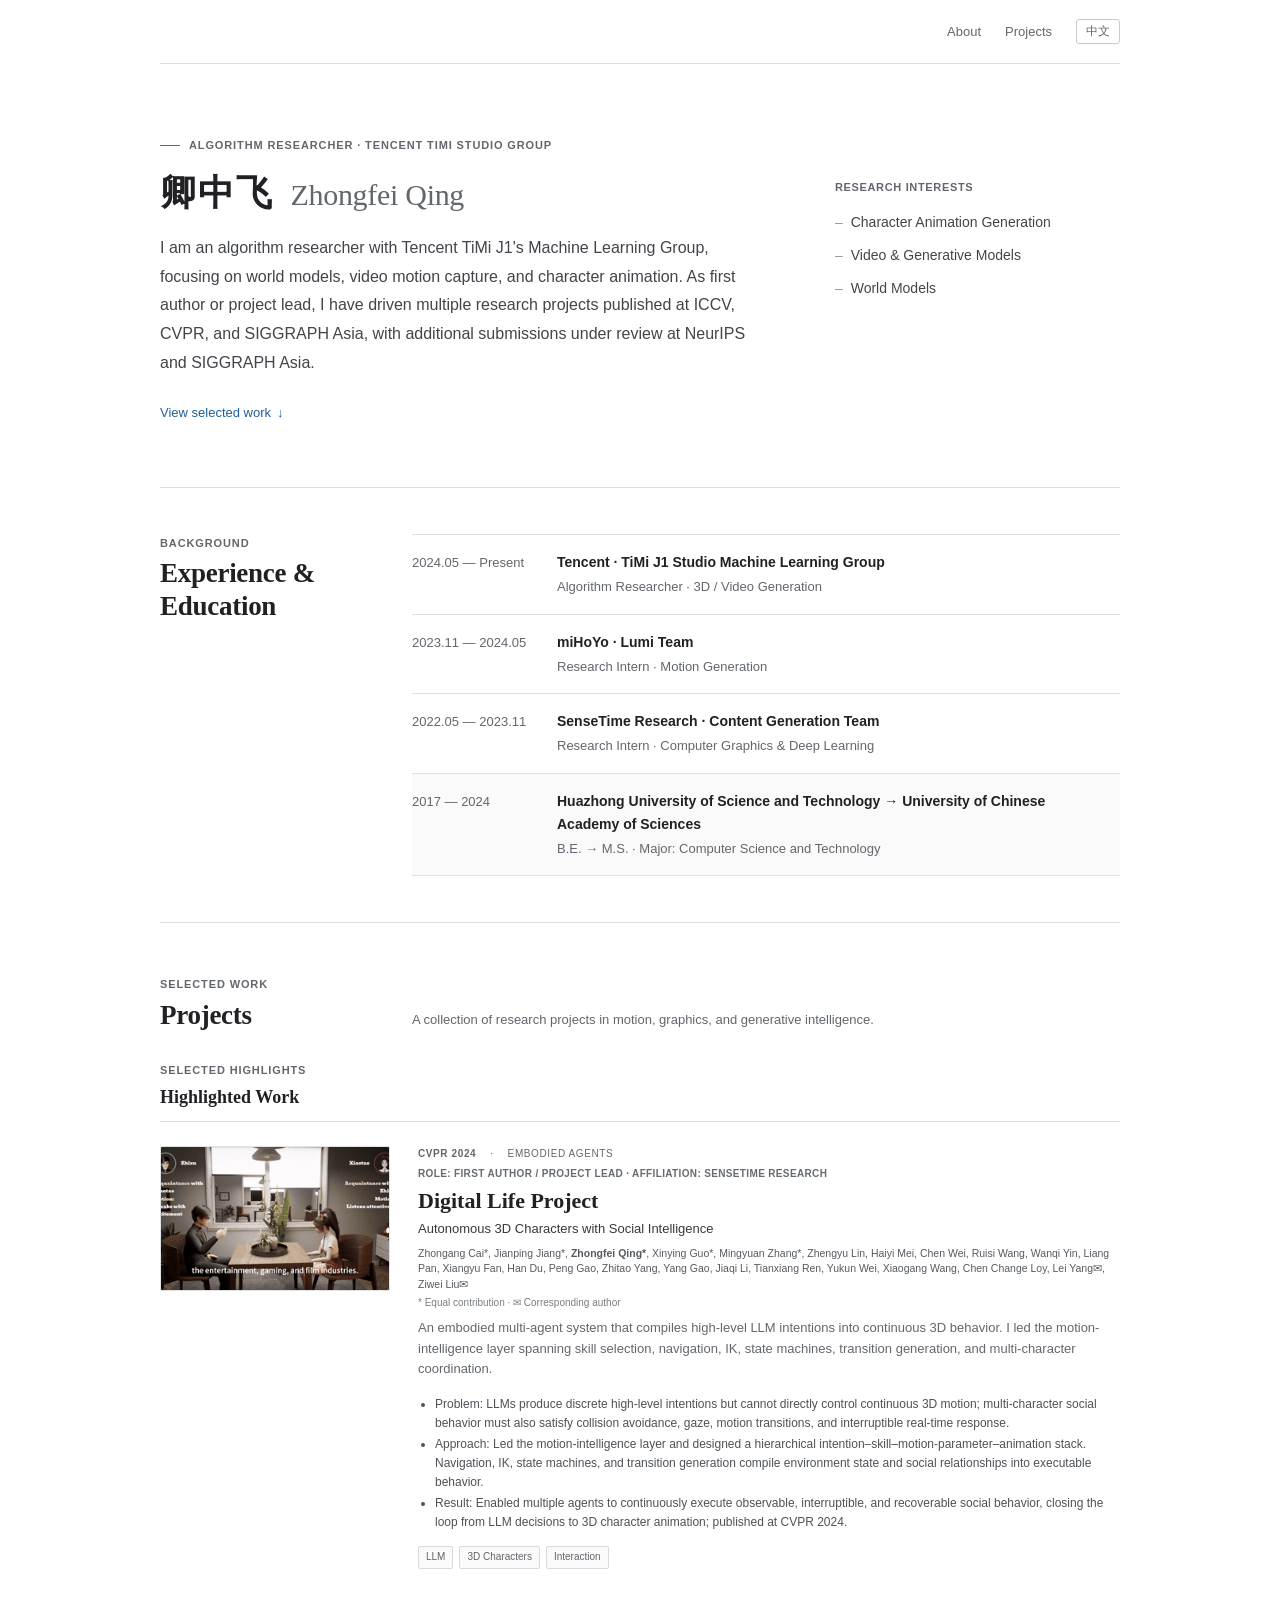
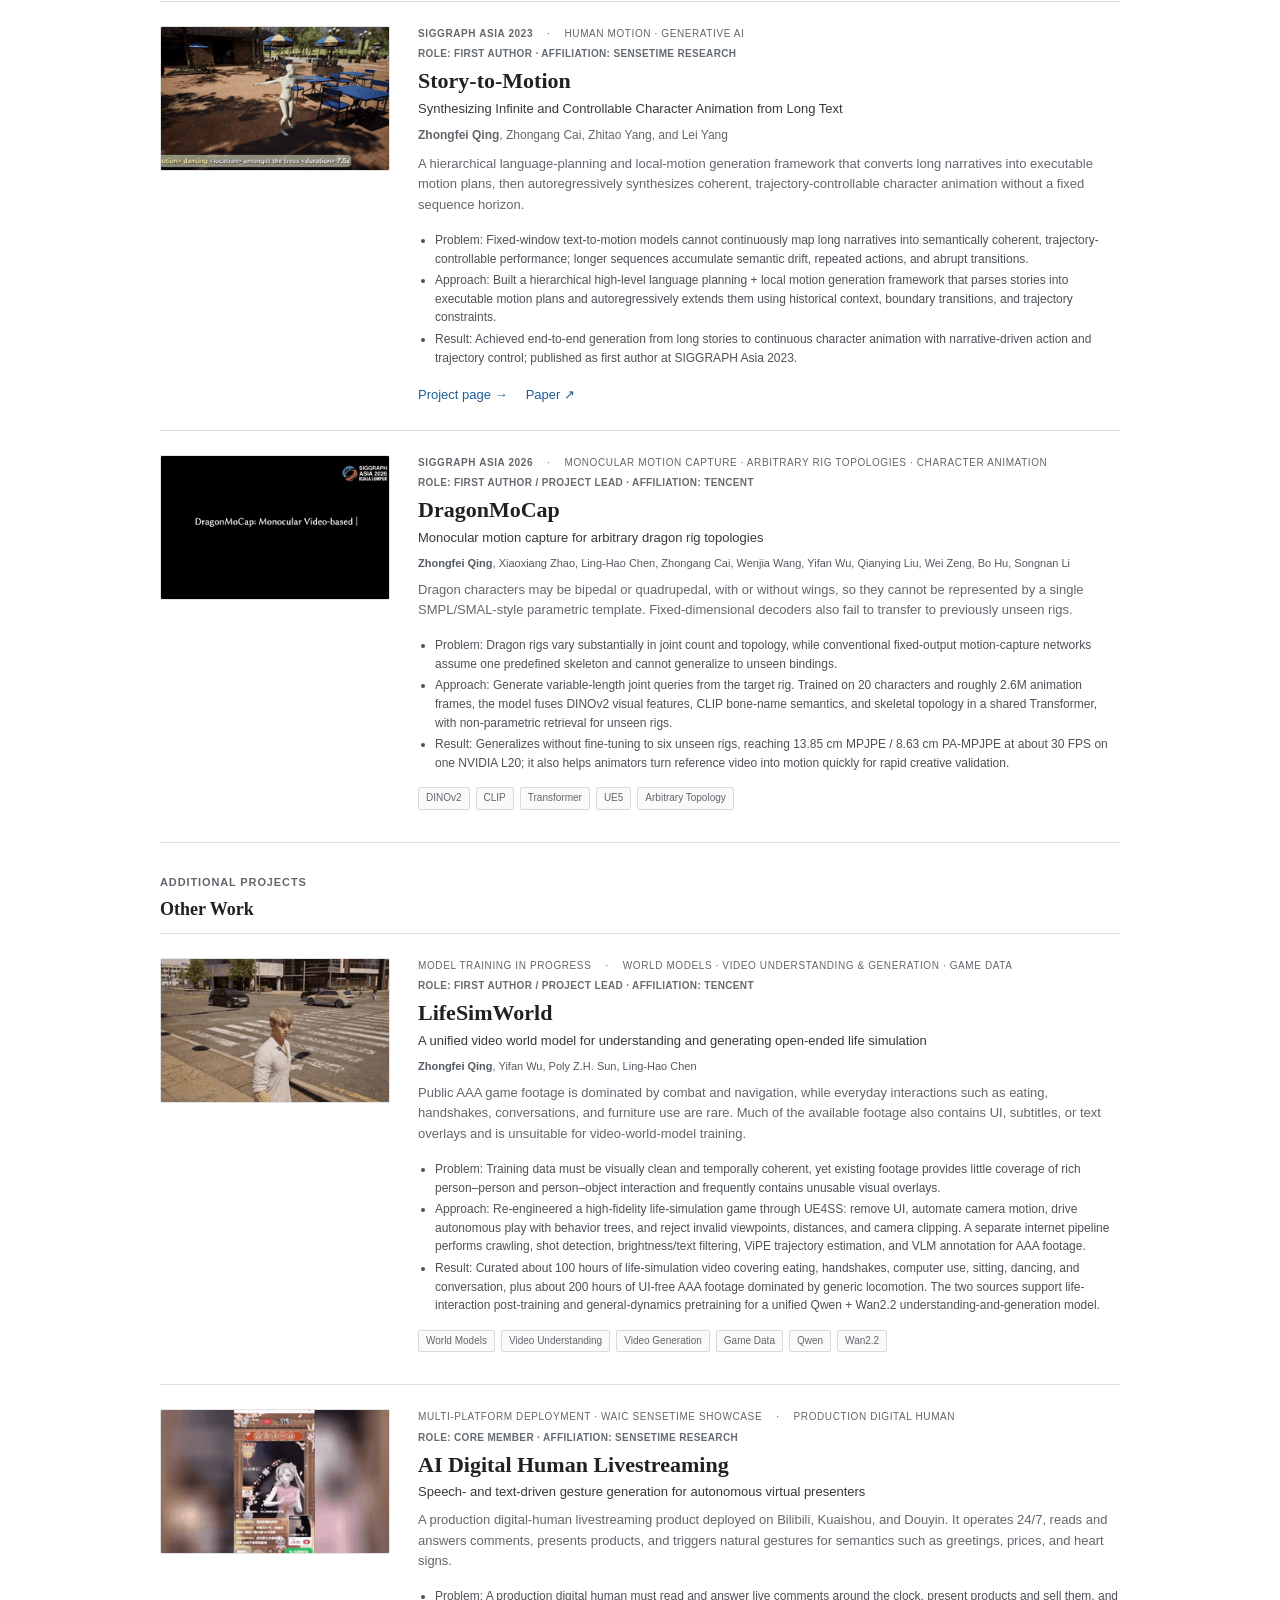
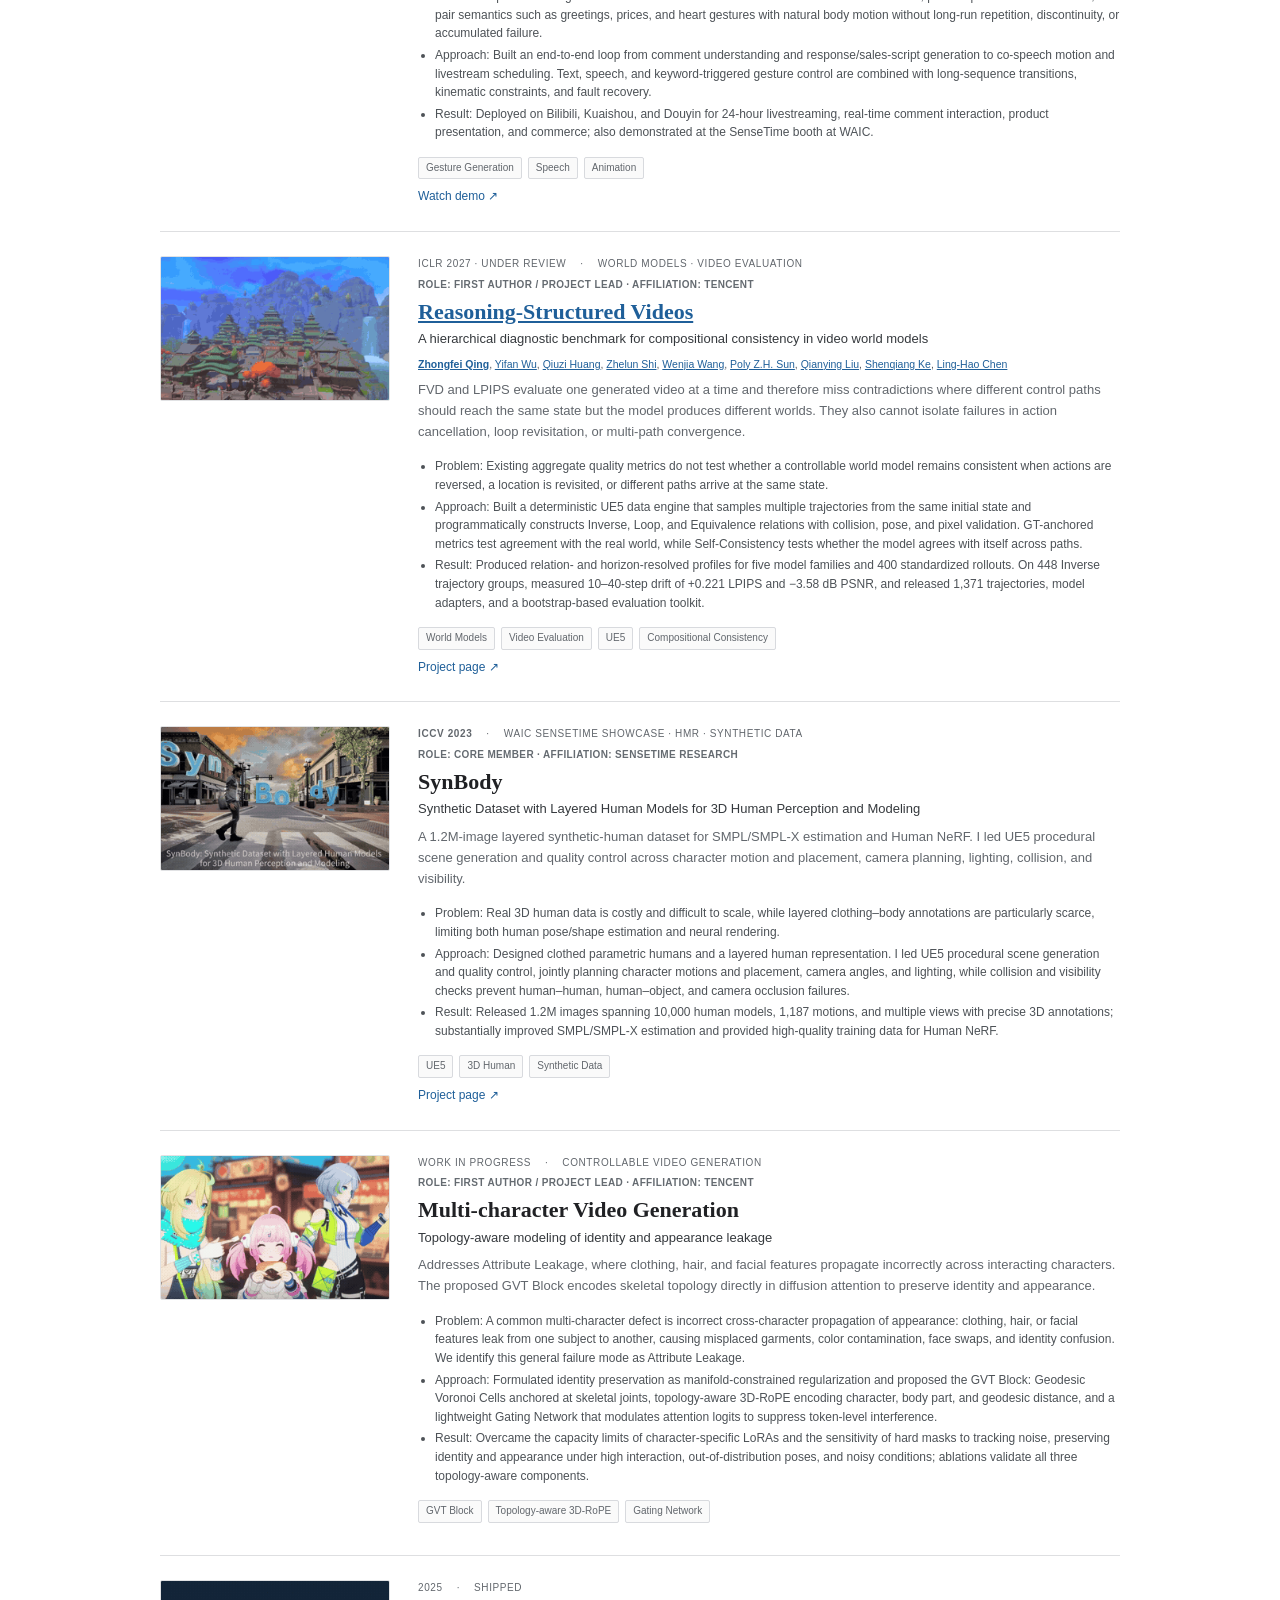
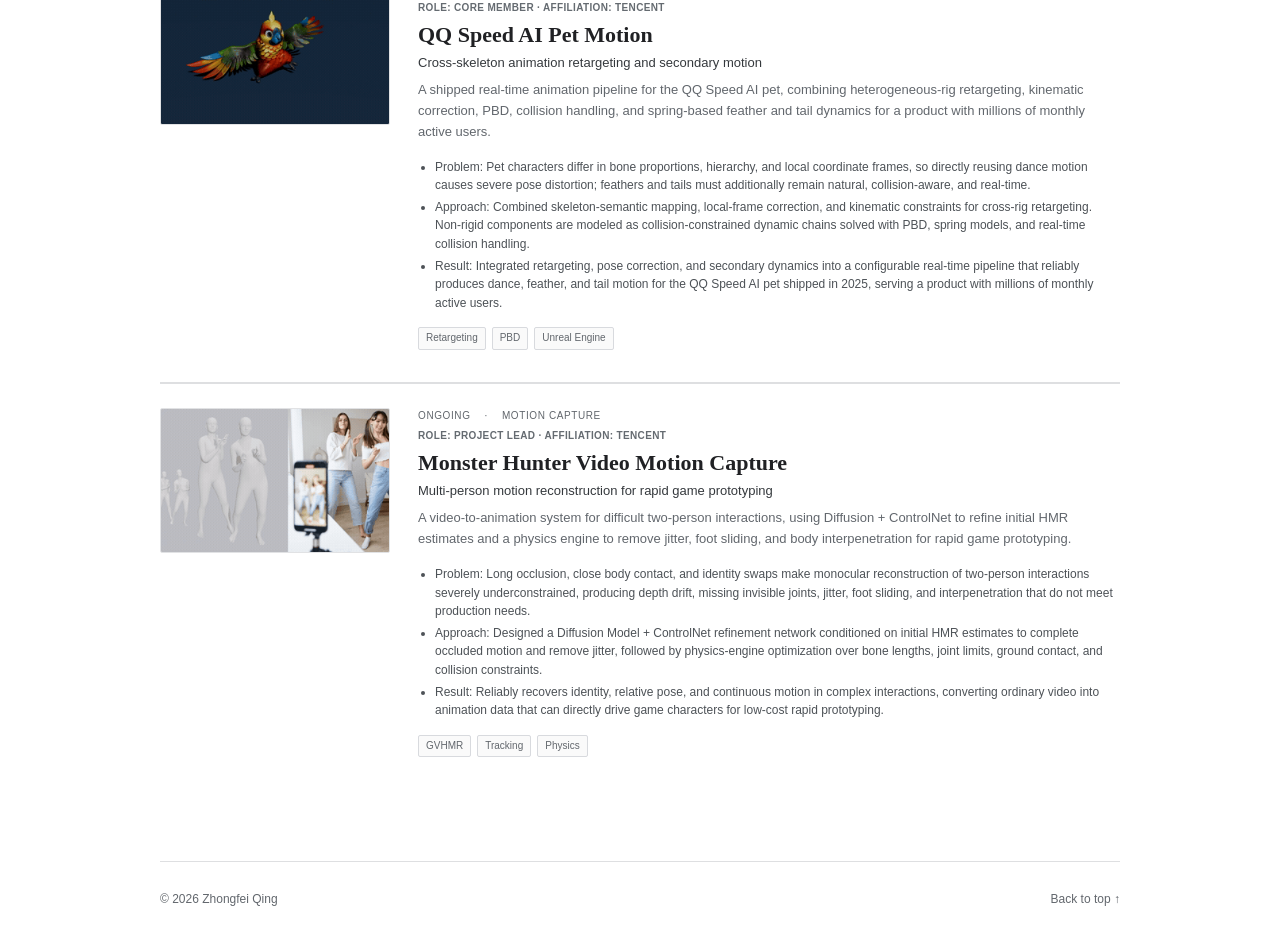
<file: index.html>
<!doctype html>
<html lang="en">
<head>
  <meta charset="utf-8">
  <meta name="viewport" content="width=device-width, initial-scale=1">
  <meta name="description" content="Zhongfei Qing — research, publications, and projects.">
  <title>Zhongfei Qing</title>
  <link rel="stylesheet" href="./assets/site.css">
</head>
<body>
  <header class="site-header">
    <nav aria-label="Primary navigation">
      <a href="#about" data-i18n="navAbout">About</a>
      <a href="#projects" data-i18n="navProjects">Projects</a>
      <button class="language-toggle" type="button" aria-label="切换到中文" data-language-toggle>中文</button>
    </nav>
  </header>

  <main id="top">
    <section class="hero" id="about">
      <div class="eyebrow"><span></span><span data-i18n="role">Algorithm Researcher · Tencent TiMi Studio Group</span></div>
      <div class="hero-grid">
        <div>
          <h1><span class="chinese-name">卿中飞</span><span class="english-name">Zhongfei <em>Qing</em></span></h1>
          <p class="intro" data-i18n="intro">I am an algorithm researcher with Tencent TiMi J1's Machine Learning Group, focusing on world models, video motion capture, and character animation. As first author or project lead, I have driven multiple research projects published at ICCV, CVPR, and SIGGRAPH Asia, with additional submissions under review at NeurIPS and SIGGRAPH Asia.</p>
          <div class="hero-links">
            <a class="primary-link" href="#projects"><span data-i18n="viewWork">View selected work</span> <span aria-hidden="true">↓</span></a>
          </div>
        </div>
        <aside class="research-note" aria-label="Research interests">
          <p class="note-label" data-i18n="interestsLabel">Research interests</p>
          <ul>
            <li data-i18n="interestAnimation">Character Animation Generation</li>
            <li data-i18n="interestModels">Video &amp; Generative Models</li>
            <li data-i18n="interestWorld">World Models</li>
          </ul>
        </aside>
      </div>
    </section>

    <section class="profile-facts" aria-label="Experience and education">
      <div class="fact-heading">
        <p class="kicker" data-i18n="backgroundKicker">Background</p>
        <h2 data-i18n="backgroundTitle">Experience &amp; Education</h2>
      </div>
      <div class="fact-list">
        <article class="fact-row">
          <p class="fact-year" data-locale data-en="2024.05 — Present" data-zh="2024.05 — 至今">2024.05 — Present</p>
          <div>
            <h3 data-locale data-en="Tencent · TiMi J1 Studio Machine Learning Group" data-zh="腾讯 · 天美 J1 工作室机器学习组">Tencent · TiMi J1 Studio Machine Learning Group</h3>
            <p data-locale data-en="Algorithm Researcher · 3D / Video Generation" data-zh="算法研究员 · 3D / 视频生成方向">Algorithm Researcher · 3D / Video Generation</p>
          </div>
        </article>
        <article class="fact-row">
          <p class="fact-year">2023.11 — 2024.05</p>
          <div>
            <h3 data-locale data-en="miHoYo · Lumi Team" data-zh="米哈游 · 鹿鸣团队">miHoYo · Lumi Team</h3>
            <p data-locale data-en="Research Intern · Motion Generation" data-zh="算法研究实习 · 动作生成方向">Research Intern · Motion Generation</p>
          </div>
        </article>
        <article class="fact-row">
          <p class="fact-year">2022.05 — 2023.11</p>
          <div>
            <h3 data-locale data-en="SenseTime Research · Content Generation Team" data-zh="商汤研究院 · 内容生成组">SenseTime Research · Content Generation Team</h3>
            <p data-locale data-en="Research Intern · Computer Graphics & Deep Learning" data-zh="算法研究实习 · 计算机图形学与深度学习">Research Intern · Computer Graphics & Deep Learning</p>
          </div>
        </article>
        <article class="fact-row education-row">
          <p class="fact-year">2017 — 2024</p>
          <div>
            <h3 data-locale data-en="Huazhong University of Science and Technology → University of Chinese Academy of Sciences" data-zh="华中科技大学 → 中国科学院大学">Huazhong University of Science and Technology → University of Chinese Academy of Sciences</h3>
            <p data-locale data-en="B.E. → M.S. · Major: Computer Science and Technology" data-zh="本科 → 硕士 · 专业：计算机科学与技术">B.E. → M.S. · Major: Computer Science and Technology</p>
          </div>
        </article>
      </div>
    </section>

    <section class="projects" id="projects">
      <div class="section-heading">
        <div>
          <p class="kicker" data-i18n="selectedWork">Selected work</p>
          <h2 data-i18n="projectsTitle">Projects</h2>
        </div>
        <p data-i18n="projectsLead">A collection of research projects in motion, graphics, and generative intelligence.</p>
      </div>

      <div class="project-grid">
        <div class="project-group-heading" data-project-group="highlight">
          <p class="kicker" data-i18n="highlightedWorkLabel">Highlighted work</p>
          <h3 data-i18n="highlightedWorkTitle">Highlighted Work</h3>
        </div>
        <article class="project-summary" data-project="dragonmocap">
          <div class="summary-image">
            <img class="media-contain" src="./assets/projects/gifs/dragonmocap.gif" alt="DragonMoCap monocular motion capture across diverse dragon rigs" loading="eager">
          </div>
          <div class="summary-meta"><span class="accepted-label">SIGGRAPH Asia 2026</span><span>Monocular Motion Capture · Arbitrary Rig Topologies · Character Animation</span></div>
          <p class="project-credit" data-locale data-en="Role: First Author / Project Lead · Affiliation: Tencent" data-zh="身份：一作 / 主要负责人 · 成果单位：腾讯">Role: First Author / Project Lead · Affiliation: Tencent</p>
          <h3>DragonMoCap</h3>
          <p class="summary-subtitle" data-locale data-en="Monocular motion capture for arbitrary dragon rig topologies" data-zh="面向任意龙类骨骼拓扑的单目视频动作捕捉">Monocular motion capture for arbitrary dragon rig topologies</p>
          <p class="summary-authors"><strong>Zhongfei Qing</strong>, Xiaoxiang Zhao, Ling-Hao Chen, Zhongang Cai, Wenjia Wang, Yifan Wu, Qianying Liu, Wei Zeng, Bo Hu, Songnan Li</p>
          <p data-locale data-en="Dragon characters may be bipedal or quadrupedal, with or without wings, so they cannot be represented by a single SMPL/SMAL-style parametric template. Fixed-dimensional decoders also fail to transfer to previously unseen rigs." data-zh="龙类角色存在双足/四足、有无翅膀等拓扑差异，无法用 SMPL/SMAL 式统一参数模型表示；固定维度解码器也无法迁移至未见角色绑定。">Dragon characters may be bipedal or quadrupedal, with or without wings, so they cannot be represented by a single SMPL/SMAL-style parametric template. Fixed-dimensional decoders also fail to transfer to previously unseen rigs.</p>
          <ul class="project-details">
            <li data-locale data-en="Problem: Dragon rigs vary substantially in joint count and topology, while conventional fixed-output motion-capture networks assume one predefined skeleton and cannot generalize to unseen bindings." data-zh="问题：龙类骨骼在关节数量与拓扑上差异显著，而传统固定输出维度的动捕网络依赖预定义骨骼，难以泛化至训练中未见的绑定。">Problem: Dragon rigs vary substantially in joint count and topology, while conventional fixed-output motion-capture networks assume one predefined skeleton and cannot generalize to unseen bindings.</li>
            <li data-locale data-en="Approach: Generate variable-length joint queries from the target rig. Trained on 20 characters and roughly 2.6M animation frames, the model fuses DINOv2 visual features, CLIP bone-name semantics, and skeletal topology in a shared Transformer, with non-parametric retrieval for unseen rigs." data-zh="思路：根据目标骨骼生成可变长关节查询；基于 20 个角色、约 260 万帧动画训练，融合 DINOv2 视觉特征、CLIP 骨骼名称语义与拓扑，由共享 Transformer 预测根运动和局部旋转，并结合非参数检索适配未见骨骼。">Approach: Generate variable-length joint queries from the target rig. Trained on 20 characters and roughly 2.6M animation frames, the model fuses DINOv2 visual features, CLIP bone-name semantics, and skeletal topology in a shared Transformer, with non-parametric retrieval for unseen rigs.</li>
            <li data-locale data-en="Result: Generalizes without fine-tuning to six unseen rigs, reaching 13.85 cm MPJPE / 8.63 cm PA-MPJPE at about 30 FPS on one NVIDIA L20; it also helps animators turn reference video into motion quickly for rapid creative validation." data-zh="成果：无需微调即可泛化至 6 套未见骨骼，达到 13.85 cm MPJPE / 8.63 cm PA-MPJPE；单张 NVIDIA L20 上约 30 FPS，并可从参考视频快速生成动作，帮助动画师验证创意。">Result: Generalizes without fine-tuning to six unseen rigs, reaching 13.85 cm MPJPE / 8.63 cm PA-MPJPE at about 30 FPS on one NVIDIA L20; it also helps animators turn reference video into motion quickly for rapid creative validation.</li>
          </ul>
          <div class="tag-list"><span>DINOv2</span><span>CLIP</span><span>Transformer</span><span>UE5</span><span>Arbitrary Topology</span></div>
        </article>

        <div class="project-group-heading" data-project-group="other">
          <p class="kicker" data-i18n="otherWorkLabel">Other work</p>
          <h3 data-i18n="otherWorkTitle">Other Work</h3>
        </div>
        <article class="project-summary" data-project="lifesimworld">
          <div class="summary-image">
            <img src="./assets/projects/gifs/lifesimworld.gif" alt="LifeSimWorld open-world life simulation video world model demo" loading="lazy">
          </div>
          <div class="summary-meta"><span>Model Training in Progress</span><span>World Models · Video Understanding &amp; Generation · Game Data</span></div>
          <p class="project-credit" data-locale data-en="Role: First Author / Project Lead · Affiliation: Tencent" data-zh="身份：一作 / 主要负责人 · 成果单位：腾讯">Role: First Author / Project Lead · Affiliation: Tencent</p>
          <h3>LifeSimWorld</h3>
          <p class="summary-subtitle" data-locale data-en="A unified video world model for understanding and generating open-ended life simulation" data-zh="面向开放生活模拟的理解—生成一体化视频世界模型">A unified video world model for understanding and generating open-ended life simulation</p>
          <p class="summary-authors"><strong>Zhongfei Qing</strong>, Yifan Wu, Poly Z.H. Sun, Ling-Hao Chen</p>
          <p data-locale data-en="Public AAA game footage is dominated by combat and navigation, while everyday interactions such as eating, handshakes, conversations, and furniture use are rare. Much of the available footage also contains UI, subtitles, or text overlays and is unsuitable for video-world-model training." data-zh="公开 3A 游戏视频以战斗、导航为主，坐下、进食、握手和交谈等生活交互占比极低；同时大量素材含 UI、字幕或文字叠层，可直接用于视频世界模型训练的高质量数据十分稀缺。">Public AAA game footage is dominated by combat and navigation, while everyday interactions such as eating, handshakes, conversations, and furniture use are rare. Much of the available footage also contains UI, subtitles, or text overlays and is unsuitable for video-world-model training.</p>
          <ul class="project-details">
            <li data-locale data-en="Problem: Training data must be visually clean and temporally coherent, yet existing footage provides little coverage of rich person–person and person–object interaction and frequently contains unusable visual overlays." data-zh="问题：世界模型训练数据既要画面洁净、时序连续，也要覆盖丰富的人—人和人—物交互；现有素材在生活行为密度与可用画面质量上都存在明显缺口。">Problem: Training data must be visually clean and temporally coherent, yet existing footage provides little coverage of rich person–person and person–object interaction and frequently contains unusable visual overlays.</li>
            <li data-locale data-en="Approach: Re-engineered a high-fidelity life-simulation game through UE4SS: remove UI, automate camera motion, drive autonomous play with behavior trees, and reject invalid viewpoints, distances, and camera clipping. A separate internet pipeline performs crawling, shot detection, brightness/text filtering, ViPE trajectory estimation, and VLM annotation for AAA footage." data-zh="思路：基于 UE4SS 面向高画质生活模拟游戏改造数据引擎：移除 UI、设计相机轨迹自动运镜、以游戏需求驱动的行为树自动游玩，并对视角/距离异常和相机穿模等失效进行多级筛选；另建独立互联网管线完成 3A 视频爬取、分镜、明度/文本检测、ViPE 轨迹估计与 VLM 标注。">Approach: Re-engineered a high-fidelity life-simulation game through UE4SS: remove UI, automate camera motion, drive autonomous play with behavior trees, and reject invalid viewpoints, distances, and camera clipping. A separate internet pipeline performs crawling, shot detection, brightness/text filtering, ViPE trajectory estimation, and VLM annotation for AAA footage.</li>
            <li data-locale data-en="Result: Curated about 100 hours of life-simulation video covering eating, handshakes, computer use, sitting, dancing, and conversation, plus about 200 hours of UI-free AAA footage dominated by generic locomotion. The two sources support life-interaction post-training and general-dynamics pretraining for a unified Qwen + Wan2.2 understanding-and-generation model." data-zh="成果：筛选获得约 100 小时生活模拟数据，覆盖吃饭、握手、玩电脑、坐椅子、跳舞、交谈等人—人/人—物交互；另获得约 200 小时无 UI 的 3A 视频，以走路、跑步等通用运动为主，分别用于生活交互后训练与通用动态预训练，并由 Qwen + Wan2.2 统一建模理解和未来生成。">Result: Curated about 100 hours of life-simulation video covering eating, handshakes, computer use, sitting, dancing, and conversation, plus about 200 hours of UI-free AAA footage dominated by generic locomotion. The two sources support life-interaction post-training and general-dynamics pretraining for a unified Qwen + Wan2.2 understanding-and-generation model.</li>
          </ul>
          <div class="tag-list"><span>World Models</span><span>Video Understanding</span><span>Video Generation</span><span>Game Data</span><span>Qwen</span><span>Wan2.2</span></div>
        </article>

        <article class="project-summary" data-project="reasoning-videos">
          <div class="summary-image">
            <img src="./assets/projects/gifs/reasoning-structured-videos.gif" alt="Reasoning-Structured Videos compositional consistency evaluation demo" loading="lazy">
          </div>
          <div class="summary-meta"><span>ICLR 2027 · Under Review</span><span>World Models · Video Evaluation</span></div>
          <p class="project-credit" data-locale data-en="Role: First Author / Project Lead · Affiliation: Tencent" data-zh="身份：一作 / 主要负责人 · 成果单位：腾讯">Role: First Author / Project Lead · Affiliation: Tencent</p>
          <h3><a href="https://reasoningvideo.github.io/reasoning-structured-videos/" target="_blank" rel="noreferrer">Reasoning-Structured Videos</a></h3>
          <p class="summary-subtitle" data-locale data-en="A hierarchical diagnostic benchmark for compositional consistency in video world models" data-zh="面向视频世界模型组合一致性的分层诊断基准">A hierarchical diagnostic benchmark for compositional consistency in video world models</p>
          <p class="summary-authors full-author-list"><strong><a href="https://openreview.net/profile?id=~Zhongfei_Qing1" target="_blank" rel="noreferrer">Zhongfei Qing</a></strong>, <a href="https://openreview.net/profile?id=~Yifan_Wu7" target="_blank" rel="noreferrer">Yifan Wu</a>, <a href="https://openreview.net/profile?id=~Qiuzi_Huang1" target="_blank" rel="noreferrer">Qiuzi Huang</a>, <a href="https://openreview.net/profile?id=~Zhelun_Shi1" target="_blank" rel="noreferrer">Zhelun Shi</a>, <a href="https://openreview.net/profile?id=~Wenjia_Wang1" target="_blank" rel="noreferrer">Wenjia Wang</a>, <a href="https://openreview.net/profile?id=~Poly_Z.H._Sun1" target="_blank" rel="noreferrer">Poly Z.H. Sun</a>, <a href="https://openreview.net/profile?id=~Qianying_Liu2" target="_blank" rel="noreferrer">Qianying Liu</a>, <a href="https://openreview.net/profile?id=~Shenqiang_Ke1" target="_blank" rel="noreferrer">Shenqiang Ke</a>, <a href="https://openreview.net/profile?id=~Ling-Hao_Chen1" target="_blank" rel="noreferrer">Ling-Hao Chen</a></p>
          <p data-locale data-en="FVD and LPIPS evaluate one generated video at a time and therefore miss contradictions where different control paths should reach the same state but the model produces different worlds. They also cannot isolate failures in action cancellation, loop revisitation, or multi-path convergence." data-zh="FVD、LPIPS 只评价单条视频，无法发现“不同控制路径本应到达同一状态，模型却生成不同世界”的矛盾，也无法区分动作撤销、闭环重访和多路径汇合中的一致性失效。">FVD and LPIPS evaluate one generated video at a time and therefore miss contradictions where different control paths should reach the same state but the model produces different worlds. They also cannot isolate failures in action cancellation, loop revisitation, or multi-path convergence.</p>
          <ul class="project-details">
            <li data-locale data-en="Problem: Existing aggregate quality metrics do not test whether a controllable world model remains consistent when actions are reversed, a location is revisited, or different paths arrive at the same state." data-zh="问题：现有整体质量指标无法检验可控世界模型在动作撤销、闭环重访或不同路径到达同一状态时是否仍能维持同一个世界。">Problem: Existing aggregate quality metrics do not test whether a controllable world model remains consistent when actions are reversed, a location is revisited, or different paths arrive at the same state.</li>
            <li data-locale data-en="Approach: Built a deterministic UE5 data engine that samples multiple trajectories from the same initial state and programmatically constructs Inverse, Loop, and Equivalence relations with collision, pose, and pixel validation. GT-anchored metrics test agreement with the real world, while Self-Consistency tests whether the model agrees with itself across paths." data-zh="思路：基于 UE5 构建确定性数据引擎，从同一初始状态采集多条轨迹，程序化构造 Inverse、Loop、Equivalence 关系并完成碰撞、位姿与像素验证；设计 GT-anchored（是否匹配真实世界）与 Self-Consistency（模型内部是否自洽）双层指标。">Approach: Built a deterministic UE5 data engine that samples multiple trajectories from the same initial state and programmatically constructs Inverse, Loop, and Equivalence relations with collision, pose, and pixel validation. GT-anchored metrics test agreement with the real world, while Self-Consistency tests whether the model agrees with itself across paths.</li>
            <li data-locale data-en="Result: Produced relation- and horizon-resolved profiles for five model families and 400 standardized rollouts. On 448 Inverse trajectory groups, measured 10–40-step drift of +0.221 LPIPS and −3.58 dB PSNR, and released 1,371 trajectories, model adapters, and a bootstrap-based evaluation toolkit." data-zh="成果：完成五类模型按关系类型/生成时长拆分的能力画像及 400 条统一轨迹生成；在 448 组 Inverse 轨迹上量化 10–40 步状态漂移（LPIPS +0.221、PSNR −3.58 dB），并开源 1,371 条轨迹、模型适配器及 bootstrap 评估工具链。">Result: Produced relation- and horizon-resolved profiles for five model families and 400 standardized rollouts. On 448 Inverse trajectory groups, measured 10–40-step drift of +0.221 LPIPS and −3.58 dB PSNR, and released 1,371 trajectories, model adapters, and a bootstrap-based evaluation toolkit.</li>
          </ul>
          <div class="tag-list"><span>World Models</span><span>Video Evaluation</span><span>UE5</span><span>Compositional Consistency</span></div>
          <a href="https://reasoningvideo.github.io/reasoning-structured-videos/" target="_blank" rel="noreferrer"><span data-i18n="publicProject">Project page</span> ↗</a>
        </article>

      <article class="project-card" data-project="story-to-motion">
        <a class="project-media" href="./projects/story-to-motion/" aria-label="Open Story-to-Motion project page">
          <img src="./assets/projects/gifs/story-to-motion.gif" alt="Story-to-Motion text-driven character animation demo" loading="lazy">
          <span class="view-project"><span data-i18n="viewProject">View project</span> <span aria-hidden="true">↗</span></span>
        </a>
        <div class="project-copy">
          <div class="project-meta">
            <span class="accepted-label">SIGGRAPH Asia 2023</span>
            <span>Human Motion · Generative AI</span>
          </div>
          <p class="project-credit" data-locale data-en="Role: First Author · Affiliation: SenseTime Research" data-zh="身份：一作 · 成果单位：商汤研究院">Role: First Author · Affiliation: SenseTime Research</p>
          <h3><a href="./projects/story-to-motion/">Story-to-Motion</a></h3>
          <p class="project-subtitle" data-i18n="projectSubtitle">Synthesizing Infinite and Controllable Character Animation from Long Text</p>
          <p class="project-authors"><strong>Zhongfei Qing</strong>, Zhongang Cai, Zhitao Yang, and Lei Yang</p>
          <p data-i18n="projectDescription">A hierarchical language-planning and local-motion generation framework that converts long narratives into executable motion plans, then autoregressively synthesizes coherent, trajectory-controllable character animation without a fixed sequence horizon.</p>
          <ul class="project-details">
            <li data-locale data-en="Problem: Fixed-window text-to-motion models cannot continuously map long narratives into semantically coherent, trajectory-controllable performance; longer sequences accumulate semantic drift, repeated actions, and abrupt transitions." data-zh="问题：固定窗口文本动作模型难以将长篇叙事持续映射为语义连贯、轨迹可控的角色表演，序列延长后易产生语义漂移、动作重复与片段突变。">Problem: Fixed-window text-to-motion models cannot continuously map long narratives into semantically coherent, trajectory-controllable performance; longer sequences accumulate semantic drift, repeated actions, and abrupt transitions.</li>
            <li data-locale data-en="Approach: Built a hierarchical high-level language planning + local motion generation framework that parses stories into executable motion plans and autoregressively extends them using historical context, boundary transitions, and trajectory constraints." data-zh="思路：构建“高层语言规划 + 局部动作生成”层次框架，将故事解析为可执行动作计划；结合历史上下文、边界过渡及轨迹约束自回归扩展，在语义、时序和物理目标下生成无界时长运动。">Approach: Built a hierarchical high-level language planning + local motion generation framework that parses stories into executable motion plans and autoregressively extends them using historical context, boundary transitions, and trajectory constraints.</li>
            <li data-locale data-en="Result: Achieved end-to-end generation from long stories to continuous character animation with narrative-driven action and trajectory control; published as first author at SIGGRAPH Asia 2023." data-zh="成果：实现从长故事到连续角色动画的端到端生成，支持叙事驱动的动作及轨迹控制；以第一作者发表于 SIGGRAPH Asia 2023。">Result: Achieved end-to-end generation from long stories to continuous character animation with narrative-driven action and trajectory control; published as first author at SIGGRAPH Asia 2023.</li>
          </ul>
          <div class="project-actions">
            <a class="project-link" href="./projects/story-to-motion/"><span data-i18n="projectPage">Project page</span> <span aria-hidden="true">→</span></a>
            <a class="project-link subtle" href="https://arxiv.org/abs/2303.17368" target="_blank" rel="noreferrer"><span data-i18n="paper">Paper</span> ↗</a>
          </div>
        </div>
      </article>

        <article class="project-summary" data-project="synbody">
          <div class="summary-image"><img src="./assets/projects/gifs/synbody.gif" alt="SynBody synthetic human dataset demo" loading="lazy"></div>
           <div class="summary-meta"><span class="accepted-label">ICCV 2023</span><span>WAIC SenseTime Showcase · HMR · Synthetic Data</span></div>
          <p class="project-credit" data-locale data-en="Role: Core Member · Affiliation: SenseTime Research" data-zh="身份：核心成员 · 成果单位：商汤研究院">Role: Core Member · Affiliation: SenseTime Research</p>
          <h3>SynBody</h3>
          <p class="summary-subtitle" data-i18n="synbodySubtitle">Synthetic Dataset with Layered Human Models for 3D Human Perception and Modeling</p>
          <p data-i18n="synbodyDescription">A 1.2M-image layered synthetic-human dataset for SMPL/SMPL-X estimation and Human NeRF. I led UE5 procedural scene generation and quality control across character motion and placement, camera planning, lighting, collision, and visibility.</p>
          <ul class="project-details">
            <li data-locale data-en="Problem: Real 3D human data is costly and difficult to scale, while layered clothing–body annotations are particularly scarce, limiting both human pose/shape estimation and neural rendering." data-zh="问题：真实三维人体数据采集昂贵且规模受限，服装—人体分层标注尤为稀缺，难以同时支撑人体姿态/形状估计与神经渲染。">Problem: Real 3D human data is costly and difficult to scale, while layered clothing–body annotations are particularly scarce, limiting both human pose/shape estimation and neural rendering.</li>
            <li data-locale data-en="Approach: Designed clothed parametric humans and a layered human representation. I led UE5 procedural scene generation and quality control, jointly planning character motions and placement, camera angles, and lighting, while collision and visibility checks prevent human–human, human–object, and camera occlusion failures." data-zh="思路：设计可穿衣参数化人体模型与分层人体表示；重点负责 UE5 程序化场景生成与质量控制，联合规划角色动作/站位、相机角度和光照，并通过碰撞与可见性检查规避人—人、人—物穿模及相机遮挡，直接导出精确的分层 3D 标注。">Approach: Designed clothed parametric humans and a layered human representation. I led UE5 procedural scene generation and quality control, jointly planning character motions and placement, camera angles, and lighting, while collision and visibility checks prevent human–human, human–object, and camera occlusion failures.</li>
            <li data-locale data-en="Result: Released 1.2M images spanning 10,000 human models, 1,187 motions, and multiple views with precise 3D annotations; substantially improved SMPL/SMPL-X estimation and provided high-quality training data for Human NeRF." data-zh="成果：发布 120 万张图像、10,000 个人体模型、1,187 个动作及多视角标注；显著提升 SMPL/SMPL-X 估计性能，并为 Human NeRF 提供高质量训练资源（ICCV 2023）。">Result: Released 1.2M images spanning 10,000 human models, 1,187 motions, and multiple views with precise 3D annotations; substantially improved SMPL/SMPL-X estimation and provided high-quality training data for Human NeRF.</li>
          </ul>
          <div class="tag-list"><span>UE5</span><span>3D Human</span><span>Synthetic Data</span></div>
          <a href="https://synbody.github.io/" target="_blank" rel="noreferrer"><span data-i18n="publicProject">Project page</span> ↗</a>
        </article>

        <article class="project-summary" data-project="digital-human-livestream">
          <div class="summary-image"><img src="./assets/projects/gifs/digital-human-livestream.gif" alt="AI digital human livestreaming demo" loading="lazy"></div>
          <div class="summary-meta"><span>Multi-platform Deployment · WAIC SenseTime Showcase</span><span>Production Digital Human</span></div>
          <p class="project-credit" data-locale data-en="Role: Core Member · Affiliation: SenseTime Research" data-zh="身份：核心成员 · 成果单位：商汤研究院">Role: Core Member · Affiliation: SenseTime Research</p>
          <h3 data-i18n="livestreamTitle">AI Digital Human Livestreaming</h3>
          <p class="summary-subtitle" data-i18n="livestreamSubtitle">Speech- and text-driven gesture generation for autonomous virtual presenters</p>
          <p data-i18n="livestreamDescription">A production digital-human livestreaming product deployed on Bilibili, Kuaishou, and Douyin. It operates 24/7, reads and answers comments, presents products, and triggers natural gestures for semantics such as greetings, prices, and heart signs.</p>
          <ul class="project-details">
            <li data-locale data-en="Problem: A production digital human must read and answer live comments around the clock, present products and sell them, and pair semantics such as greetings, prices, and heart gestures with natural body motion without long-run repetition, discontinuity, or accumulated failure." data-zh="问题：生产级数字人需 24 小时读取弹幕并回复、完成商品讲解与带货，让欢迎、价格、比心等语义匹配自然动作，并避免长时重复、跳变与异常。">Problem: A production digital human must read and answer live comments around the clock, present products and sell them, and pair semantics such as greetings, prices, and heart gestures with natural body motion without long-run repetition, discontinuity, or accumulated failure.</li>
            <li data-locale data-en="Approach: Built an end-to-end loop from comment understanding and response/sales-script generation to co-speech motion and livestream scheduling. Text, speech, and keyword-triggered gesture control are combined with long-sequence transitions, kinematic constraints, and fault recovery." data-zh="思路：构建“弹幕理解—话术生成—共语动作—直播调度”闭环，融合文本、语音及关键词手势控制，通过长序列衔接、运动学约束和异常恢复保障稳定运行。">Approach: Built an end-to-end loop from comment understanding and response/sales-script generation to co-speech motion and livestream scheduling. Text, speech, and keyword-triggered gesture control are combined with long-sequence transitions, kinematic constraints, and fault recovery.</li>
            <li data-locale data-en="Result: Deployed on Bilibili, Kuaishou, and Douyin for 24-hour livestreaming, real-time comment interaction, product presentation, and commerce; also demonstrated at the SenseTime booth at WAIC." data-zh="成果：产品已在 B站、快手、抖音落地，支持 24 小时直播、弹幕交互与商品带货，并在 WAIC 商汤展台展示。">Result: Deployed on Bilibili, Kuaishou, and Douyin for 24-hour livestreaming, real-time comment interaction, product presentation, and commerce; also demonstrated at the SenseTime booth at WAIC.</li>
          </ul>
          <div class="tag-list"><span>Gesture Generation</span><span>Speech</span><span>Animation</span></div>
          <a href="https://www.bilibili.com/video/BV1aj411U7ca/" target="_blank" rel="noreferrer"><span data-i18n="watchDemo">Watch demo</span> ↗</a>
        </article>

        <article class="project-summary" data-project="digital-life">
          <div class="summary-image"><img src="./assets/projects/gifs/digital-life.gif" alt="Digital Life autonomous character interaction demo" loading="lazy"></div>
           <div class="summary-meta"><span class="accepted-label">CVPR 2024</span><span>Embodied Agents</span></div>
          <p class="project-credit" data-locale data-en="Role: First Author / Project Lead · Affiliation: SenseTime Research" data-zh="身份：一作 / 主要负责人 · 成果单位：商汤研究院">Role: First Author / Project Lead · Affiliation: SenseTime Research</p>
          <h3>Digital Life Project</h3>
          <p class="summary-subtitle" data-i18n="digitalLifeSubtitle">Autonomous 3D Characters with Social Intelligence</p>
          <p class="summary-authors full-author-list">Zhongang Cai*, Jianping Jiang*, <strong>Zhongfei Qing*</strong>, Xinying Guo*, Mingyuan Zhang*, Zhengyu Lin, Haiyi Mei, Chen Wei, Ruisi Wang, Wanqi Yin, Liang Pan, Xiangyu Fan, Han Du, Peng Gao, Zhitao Yang, Yang Gao, Jiaqi Li, Tianxiang Ren, Yukun Wei, Xiaogang Wang, Chen Change Loy, Lei Yang✉, Ziwei Liu✉</p>
          <p class="author-note">* Equal contribution · ✉ Corresponding author</p>
          <p data-i18n="digitalLifeDescription">An embodied multi-agent system that compiles high-level LLM intentions into continuous 3D behavior. I led the motion-intelligence layer spanning skill selection, navigation, IK, state machines, transition generation, and multi-character coordination.</p>
          <ul class="project-details">
            <li data-locale data-en="Problem: LLMs produce discrete high-level intentions but cannot directly control continuous 3D motion; multi-character social behavior must also satisfy collision avoidance, gaze, motion transitions, and interruptible real-time response." data-zh="问题：LLM 输出离散高层意图，却无法直接控制连续三维运动；多角色社交还需同时满足空间避碰、注视关系、动作衔接和可中断实时响应。">Problem: LLMs produce discrete high-level intentions but cannot directly control continuous 3D motion; multi-character social behavior must also satisfy collision avoidance, gaze, motion transitions, and interruptible real-time response.</li>
            <li data-locale data-en="Approach: Led the motion-intelligence layer and designed a hierarchical intention–skill–motion-parameter–animation stack. Navigation, IK, state machines, and transition generation compile environment state and social relationships into executable behavior." data-zh="思路：负责动作智能层，设计“语言意图—技能选择—运动参数—动画执行”分层控制栈，结合导航、IK、状态机与过渡生成，将环境状态及社交关系编译为可执行行为。">Approach: Led the motion-intelligence layer and designed a hierarchical intention–skill–motion-parameter–animation stack. Navigation, IK, state machines, and transition generation compile environment state and social relationships into executable behavior.</li>
            <li data-locale data-en="Result: Enabled multiple agents to continuously execute observable, interruptible, and recoverable social behavior, closing the loop from LLM decisions to 3D character animation; published at CVPR 2024." data-zh="成果：支持多智能体持续执行可观察、可打断、可恢复的复杂社交行为，打通从 LLM 决策到三维角色动画的闭环；成果发表于 CVPR 2024。">Result: Enabled multiple agents to continuously execute observable, interruptible, and recoverable social behavior, closing the loop from LLM decisions to 3D character animation; published at CVPR 2024.</li>
          </ul>
          <div class="tag-list"><span>LLM</span><span>3D Characters</span><span>Interaction</span></div>
        </article>

        <article class="project-summary" data-project="qq-speed-pet">
          <div class="summary-image"><img src="./assets/projects/gifs/qq-speed-pet.gif" alt="QQ Speed AI pet motion retargeting demo" loading="lazy"></div>
          <div class="summary-meta"><span>2025</span><span>Shipped</span></div>
          <p class="project-credit" data-locale data-en="Role: Core Member · Affiliation: Tencent" data-zh="身份：核心成员 · 成果单位：腾讯">Role: Core Member · Affiliation: Tencent</p>
          <h3 data-i18n="petTitle">QQ Speed AI Pet Motion</h3>
          <p class="summary-subtitle" data-i18n="petSubtitle">Cross-skeleton animation retargeting and secondary motion</p>
          <p data-i18n="petDescription">A shipped real-time animation pipeline for the QQ Speed AI pet, combining heterogeneous-rig retargeting, kinematic correction, PBD, collision handling, and spring-based feather and tail dynamics.</p>
          <ul class="project-details">
            <li data-locale data-en="Problem: Pet characters differ in bone proportions, hierarchy, and local coordinate frames, so directly reusing dance motion causes severe pose distortion; feathers and tails must additionally remain natural, collision-aware, and real-time." data-zh="问题：宠物角色的骨骼比例、关节层级和局部坐标系各异，直接复用舞蹈动作会造成姿态失真；羽毛、尾部等次级部件还需同时满足实时性、碰撞约束与自然动态。">Problem: Pet characters differ in bone proportions, hierarchy, and local coordinate frames, so directly reusing dance motion causes severe pose distortion; feathers and tails must additionally remain natural, collision-aware, and real-time.</li>
            <li data-locale data-en="Approach: Combined skeleton-semantic mapping, local-frame correction, and kinematic constraints for cross-rig retargeting. Non-rigid components are modeled as collision-constrained dynamic chains solved with PBD, spring models, and real-time collision handling." data-zh="思路：通过骨骼语义映射、局部坐标校正与运动学约束完成跨骨骼重定向；将非刚性部件建模为碰撞约束动态链，联合 PBD、弹簧模型和实时碰撞求解次级运动。">Approach: Combined skeleton-semantic mapping, local-frame correction, and kinematic constraints for cross-rig retargeting. Non-rigid components are modeled as collision-constrained dynamic chains solved with PBD, spring models, and real-time collision handling.</li>
            <li data-locale data-en="Result: Integrated retargeting, pose correction, and secondary dynamics into a configurable real-time pipeline that reliably produces dance, feather, and tail motion for the QQ Speed AI pet shipped in 2025, serving a product with millions of monthly active users." data-zh="成果：将动作重定向、姿态修正与次级动态整合为可配置实时管线，稳定生成舞蹈及羽毛、尾部动态效果，支撑 QQ 飞车 AI 宠物于 2025 年正式上线，产品 MAU 达百万级。">Result: Integrated retargeting, pose correction, and secondary dynamics into a configurable real-time pipeline that reliably produces dance, feather, and tail motion for the QQ Speed AI pet shipped in 2025, serving a product with millions of monthly active users.</li>
          </ul>
          <div class="tag-list"><span>Retargeting</span><span>PBD</span><span>Unreal Engine</span></div>
        </article>

        <article class="project-summary" data-project="monster-hunter-mocap">
          <div class="summary-image"><img src="./assets/projects/gifs/video-mocap.gif" alt="Monster Hunter video motion capture reconstruction demo" loading="lazy"></div>
          <div class="summary-meta"><span data-i18n="ongoing">Ongoing</span><span>Motion Capture</span></div>
          <p class="project-credit" data-locale data-en="Role: Project Lead · Affiliation: Tencent" data-zh="身份：主要负责人 · 成果单位：腾讯">Role: Project Lead · Affiliation: Tencent</p>
          <h3 data-i18n="mocapTitle">Monster Hunter Video Motion Capture</h3>
          <p class="summary-subtitle" data-i18n="mocapSubtitle">Multi-person motion reconstruction for rapid game prototyping</p>
          <p data-i18n="mocapDescription">A video-to-animation system for difficult two-person interactions, using Diffusion + ControlNet to refine initial HMR estimates and a physics engine to remove jitter, foot sliding, and body interpenetration for rapid game prototyping.</p>
          <ul class="project-details">
            <li data-locale data-en="Problem: Long occlusion, close body contact, and identity swaps make monocular reconstruction of two-person interactions severely underconstrained, producing depth drift, missing invisible joints, jitter, foot sliding, and interpenetration that do not meet production needs." data-zh="问题：复杂双人交互中的长时遮挡、身体接触与身份交换使单目重建高度欠约束，易产生深度漂移、不可见关节缺失、抖动、滑步及肢体穿插，效果难以符合落地需求。">Problem: Long occlusion, close body contact, and identity swaps make monocular reconstruction of two-person interactions severely underconstrained, producing depth drift, missing invisible joints, jitter, foot sliding, and interpenetration that do not meet production needs.</li>
            <li data-locale data-en="Approach: Designed a Diffusion Model + ControlNet refinement network conditioned on initial HMR estimates to complete occluded motion and remove jitter, followed by physics-engine optimization over bone lengths, joint limits, ground contact, and collision constraints." data-zh="思路：面向双人交互动作，基于 Diffusion Model + ControlNet 设计优化模型，以 HMR 初步结果为条件修复遮挡缺失并去除抖动；再利用物理引擎联合骨长、关节限位、地面接触与碰撞约束，进一步消除滑步和肢体穿插。">Approach: Designed a Diffusion Model + ControlNet refinement network conditioned on initial HMR estimates to complete occluded motion and remove jitter, followed by physics-engine optimization over bone lengths, joint limits, ground contact, and collision constraints.</li>
            <li data-locale data-en="Result: Reliably recovers identity, relative pose, and continuous motion in complex interactions, converting ordinary video into animation data that can directly drive game characters for low-cost rapid prototyping." data-zh="成果：稳定恢复复杂多人交互中的身份、相对位姿与连续动作，将普通视频转化为可直接驱动角色的动画数据，支撑低成本游戏动作快速验证。">Result: Reliably recovers identity, relative pose, and continuous motion in complex interactions, converting ordinary video into animation data that can directly drive game characters for low-cost rapid prototyping.</li>
          </ul>
          <div class="tag-list"><span>GVHMR</span><span>Tracking</span><span>Physics</span></div>
        </article>

        <article class="project-summary" data-project="multi-character-video">
          <div class="summary-image"><img src="./assets/projects/gifs/multi-character-video.gif" alt="Multi-character generative video demo" loading="lazy"></div>
          <div class="summary-meta"><span>Work in progress</span><span>Controllable Video Generation</span></div>
          <p class="project-credit" data-locale data-en="Role: First Author / Project Lead · Affiliation: Tencent" data-zh="身份：一作 / 主要负责人 · 成果单位：腾讯">Role: First Author / Project Lead · Affiliation: Tencent</p>
          <h3 data-i18n="videoTitle">Multi-character Video Generation</h3>
          <p class="summary-subtitle" data-i18n="videoSubtitle">Consistent character appearance for dance and narrative video</p>
          <p data-i18n="videoDescription">Addresses Attribute Leakage, where clothing, hair, and facial features propagate incorrectly across interacting characters. The proposed GVT Block encodes skeletal topology directly in diffusion attention to preserve identity and appearance.</p>
          <ul class="project-details">
            <li data-locale data-en="Problem: A common multi-character defect is incorrect cross-character propagation of appearance: clothing, hair, or facial features leak from one subject to another, causing misplaced garments, color contamination, face swaps, and identity confusion. We identify this general failure mode as Attribute Leakage." data-zh="问题：多角色视频生成中，常见瑕疵是外观信息错误地跨角色传播：服装、头发或面部特征会从一个角色“串”到另一个角色，造成服装错位、串色、换脸和身份混淆。原因是角色接触或肢体交错时，扩散模型的注意力按空间相似度混合不同角色特征；将其定义为 Attribute Leakage。">Problem: A common multi-character defect is incorrect cross-character propagation of appearance: clothing, hair, or facial features leak from one subject to another, causing misplaced garments, color contamination, face swaps, and identity confusion. We identify this general failure mode as Attribute Leakage.</li>
            <li data-locale data-en="Approach: Formulated identity preservation as manifold-constrained regularization and proposed the GVT Block: Geodesic Voronoi Cells anchored at skeletal joints, topology-aware 3D-RoPE encoding character, body part, and geodesic distance, and a lightweight Gating Network that modulates attention logits to suppress token-level interference." data-zh="思路：将身份保持建模为流形约束正则化，提出 GVT Block：以关节为锚点划分 Geodesic Voronoi Cells，以拓扑感知 3D-RoPE 编码角色、部位和测地距离，并由轻量 Gating Network 动态调制 attention logits，抑制 token 级跨角色干扰。">Approach: Formulated identity preservation as manifold-constrained regularization and proposed the GVT Block: Geodesic Voronoi Cells anchored at skeletal joints, topology-aware 3D-RoPE encoding character, body part, and geodesic distance, and a lightweight Gating Network that modulates attention logits to suppress token-level interference.</li>
            <li data-locale data-en="Result: Overcame the capacity limits of character-specific LoRAs and the sensitivity of hard masks to tracking noise, preserving identity and appearance under high interaction, out-of-distribution poses, and noisy conditions; ablations validate all three topology-aware components." data-zh="成果：突破角色 LoRA 的容量瓶颈及硬遮罩对跟踪噪声的敏感性，在高交互、OOD 姿态和噪声条件下稳定保持身份与外观；完整消融验证三类拓扑模块，生成质量与身份一致性优于现有多角色动画方法。">Result: Overcame the capacity limits of character-specific LoRAs and the sensitivity of hard masks to tracking noise, preserving identity and appearance under high interaction, out-of-distribution poses, and noisy conditions; ablations validate all three topology-aware components.</li>
          </ul>
          <div class="tag-list"><span>GVT Block</span><span>Topology-aware 3D-RoPE</span><span>Gating Network</span></div>
        </article>

        <article class="project-summary" hidden data-project="game-production-aigc">
          <div class="summary-image visual-placeholder" role="img" aria-label="Temporary visual for game production AIGC"><span>GAME<br>AIGC</span></div>
          <div class="summary-meta"><span>Production</span><span>AIGC Pipeline</span></div>
          <p class="project-credit" data-locale data-en="Role: Core Member · Affiliation: Tencent" data-zh="身份：核心成员 · 成果单位：腾讯">Role: Core Member · Affiliation: Tencent</p>
          <h3 data-locale data-en="Game Production AIGC Pipeline" data-zh="游戏制作提效 AIGC 应用部署">Game Production AIGC Pipeline</h3>
          <p class="summary-subtitle" data-locale data-en="Deploying generative models for efficient game-art production" data-zh="面向游戏美术生产的生成模型工程化落地">Deploying generative models for efficient game-art production</p>
          <p data-locale data-en="Built a model adaptation and serving platform that translates heterogeneous generative research models into stable game-art production capabilities across texture, image, pose, and facial domains." data-zh="构建生成模型适配与服务化平台，将异构前沿模型转化为稳定的游戏美术生产能力，覆盖纹理、图像、姿态与表情等多个模态。">Built a model adaptation and serving platform that translates heterogeneous generative research models into stable game-art production capabilities across texture, image, pose, and facial domains.</p>
          <ul class="project-details">
            <li data-locale data-en="Inverse graphics: Formulated low-LOD material recovery as differentiable-rendering optimization, automatically reconstructing UV-island content and repairing sub-pixel seam artifacts." data-zh="逆向图形学：将低 LOD 材质恢复建模为可微渲染优化，自动重建 UV 岛内容并修复亚像素级接缝瑕疵。">Inverse graphics: Formulated low-LOD material recovery as differentiable-rendering optimization, automatically reconstructing UV-island content and repairing sub-pixel seam artifacts.</li>
            <li data-locale data-en="Model adaptation: Built task-specific fine-tuning and inference pipelines for texture super-resolution and Flux/Qwen-based character style and pose transfer." data-zh="模型适配：为纹理超分辨率及基于 Flux/Qwen 的角色风格转换与姿态迁移构建任务化微调和推理链路。">Model adaptation: Built task-specific fine-tuning and inference pipelines for texture super-resolution and Flux/Qwen-based character style and pose transfer.</li>
            <li data-locale data-en="Productionization: Established model benchmarking, quality gates, service integration, and automated batch processing, including a LivePortrait-based facial-animation service." data-zh="工程化落地：建立模型评测、质量门禁、服务集成与自动批处理体系，并部署基于 LivePortrait 的表情动画服务。">Productionization: Established model benchmarking, quality gates, service integration, and automated batch processing, including a LivePortrait-based facial-animation service.</li>
          </ul>
          <div class="tag-list"><span>Diff. Rendering</span><span>Super-resolution</span><span>Deployment</span></div>
        </article>
      </div>
    </section>
  </main>

  <footer>
    <p>© <span id="year">2026</span> Zhongfei Qing</p>
    <a href="#top"><span data-i18n="backToTop">Back to top</span> ↑</a>
  </footer>

  <script>
    document.getElementById('year').textContent = new Date().getFullYear();

    const translations = {
      en: {
        navAbout: 'About', navProjects: 'Projects', role: 'Algorithm Researcher · Tencent TiMi Studio Group',
        intro: 'I am an algorithm researcher with Tencent TiMi J1\'s Machine Learning Group, focusing on world models, video motion capture, and character animation. As first author or project lead, I have driven multiple research projects published at ICCV, CVPR, and SIGGRAPH Asia, with additional submissions under review at NeurIPS and SIGGRAPH Asia.',
        viewWork: 'View selected work', interestsLabel: 'Research interests',
        interestAnimation: 'Character Animation Generation',
        interestModels: 'Video & Generative Models', interestWorld: 'World Models',
        backgroundKicker: 'Background', backgroundTitle: 'Experience & Education',
        presentDate: '2024 — Present', tencentName: 'Tencent · TiMi Studio Group',
        tencentRole: 'Algorithm Researcher, Machine Learning',
        ucasName: 'University of Chinese Academy of Sciences', ucasDegree: 'M.S. in Computer Science and Technology',
        hustName: 'Huazhong University of Science and Technology', hustDegree: 'B.E. in Mechanical Science and Engineering',
        selectedWork: 'Selected work', projectsTitle: 'Projects',
        highlightedWorkLabel: 'Selected highlights', highlightedWorkTitle: 'Highlighted Work',
        otherWorkLabel: 'Additional projects', otherWorkTitle: 'Other Work',
        projectsLead: 'A collection of research projects in motion, graphics, and generative intelligence.',
        moreProjects: 'More projects', moreProjectsLead: 'Selected research and production work across digital humans, motion, and game content creation.',
        synbodySubtitle: 'Synthetic Dataset with Layered Human Models for 3D Human Perception and Modeling',
        synbodyDescription: 'A 1.2M-image layered synthetic-human dataset for SMPL/SMPL-X estimation and Human NeRF. I led UE5 procedural scene generation and quality control across character motion and placement, camera planning, lighting, collision, and visibility.',
        publicProject: 'Project page',
        livestreamTitle: 'AI Digital Human Livestreaming', livestreamSubtitle: 'Speech- and text-driven gesture generation for autonomous virtual presenters',
        livestreamDescription: 'A production digital-human livestreaming product deployed on Bilibili, Kuaishou, and Douyin. It operates 24/7, reads and answers comments, presents products, and triggers natural gestures for semantics such as greetings, prices, and heart signs.', watchDemo: 'Watch demo',
        digitalLifeSubtitle: 'Autonomous 3D Characters with Social Intelligence',
        digitalLifeDescription: 'An embodied multi-agent system that compiles high-level LLM intentions into continuous 3D behavior. I led the motion-intelligence layer spanning skill selection, navigation, IK, state machines, transition generation, and multi-character coordination.',
        petTitle: 'QQ Speed AI Pet Motion', petSubtitle: 'Cross-skeleton animation retargeting and secondary motion',
        petDescription: 'A shipped real-time animation pipeline for the QQ Speed AI pet, combining heterogeneous-rig retargeting, kinematic correction, PBD, collision handling, and spring-based feather and tail dynamics for a product with millions of monthly active users.',
        ongoing: 'Ongoing', mocapTitle: 'Monster Hunter Video Motion Capture', mocapSubtitle: 'Multi-person motion reconstruction for rapid game prototyping',
        mocapDescription: 'A video-to-animation system for difficult two-person interactions, using Diffusion + ControlNet to refine initial HMR estimates and a physics engine to remove jitter, foot sliding, and body interpenetration for rapid game prototyping.',
        videoTitle: 'Multi-character Video Generation', videoSubtitle: 'Topology-aware modeling of identity and appearance leakage',
        videoDescription: 'Addresses Attribute Leakage, where clothing, hair, and facial features propagate incorrectly across interacting characters. The proposed GVT Block encodes skeletal topology directly in diffusion attention to preserve identity and appearance.',
        viewProject: 'View project',
        projectSubtitle: 'Synthesizing Infinite and Controllable Character Animation from Long Text',
        projectDescription: 'A hierarchical language-planning and local-motion generation framework that converts long narratives into executable motion plans, then autoregressively synthesizes coherent, trajectory-controllable character animation without a fixed sequence horizon.',
        projectPage: 'Project page', paper: 'Paper', backToTop: 'Back to top'
      },
      zh: {
        navAbout: '关于', navProjects: '项目', role: '算法研究员 · 腾讯天美工作室群',
        intro: '腾讯天美 J1 工作室机器学习组算法研究员，聚焦世界模型、视频动捕与角色动画；以第一作者或主要负责人身份推进多项研究，成果发表于 ICCV、CVPR、SIGGRAPH Asia，另有 NeurIPS 与 SIGGRAPH Asia 投稿在审。',
        viewWork: '查看精选工作', interestsLabel: '研究方向',
        interestAnimation: '角色动画生成',
        interestModels: '视频与生成模型', interestWorld: '世界模型',
        backgroundKicker: '个人背景', backgroundTitle: '工作与教育经历',
        presentDate: '2024 — 至今', tencentName: '腾讯 · 天美工作室群',
        tencentRole: '机器学习方向算法研究员',
        ucasName: '中国科学院大学', ucasDegree: '计算机科学与技术硕士',
        hustName: '华中科技大学', hustDegree: '机械科学与工程学士',
        selectedWork: '精选工作', projectsTitle: '项目',
        highlightedWorkLabel: '重点工作', highlightedWorkTitle: '重点项目',
        otherWorkLabel: '其他工作', otherWorkTitle: '其他项目',
        projectsLead: '汇总我在人体动作、计算机图形学与生成式智能方向的研究项目。',
        moreProjects: '更多项目', moreProjectsLead: '我在数字人、动作生成与游戏内容生产方向的部分研究及落地工作。',
        synbodySubtitle: '面向三维人体感知与建模的分层人体模型合成数据集',
        synbodyDescription: '面向 SMPL/SMPL-X 估计与 Human NeRF 的 120 万张分层人体合成数据集。我重点负责 UE5 程序化场景生成与质量控制，联合规划角色动作/站位、相机角度和光照，并处理碰撞与遮挡。',
        publicProject: '项目主页',
        livestreamTitle: 'AI 数字人直播', livestreamSubtitle: '面向全自动虚拟主播的语音与文本驱动手势生成',
        livestreamDescription: '已在 B站、快手、抖音实际使用的生产级数字人直播产品，支持 24 小时持续直播、弹幕读取与回复、商品介绍与带货，并为欢迎、价格、比心等语义匹配自然肢体动作。', watchDemo: '观看演示',
        digitalLifeSubtitle: '具有社交智能的自主三维角色',
        digitalLifeDescription: '将 LLM 高层意图编译为连续三维行为的具身多智能体系统。我负责动作智能层，覆盖技能选择、导航、IK、状态机、过渡生成与多角色协同。',
        petTitle: 'QQ 飞车 AI 宠物动作', petSubtitle: '跨骨骼动画重定向与次级动态效果',
        petDescription: '为 2025 年上线的 QQ 飞车 AI 宠物构建实时动画管线，融合异构骨骼重定向、运动学修正、PBD、碰撞处理与羽毛/尾部弹簧动态，产品 MAU 达百万级。',
        ongoing: '持续研发', mocapTitle: '怪物猎人视频动捕', mocapSubtitle: '面向游戏快速原型验证的多人动作重建',
        mocapDescription: '面向复杂双人交互的视频转动画系统：以 Diffusion + ControlNet 优化 HMR 初步结果，再通过物理引擎消除抖动、滑步与肢体穿插，用于游戏动作快速原型验证。',
        videoTitle: '多角色视频生成', videoSubtitle: '面向身份与外观串扰的拓扑感知建模',
        videoDescription: '针对服装、头发和面部特征在交互角色之间错误传播的 Attribute Leakage 问题，提出将骨骼拓扑直接编码进扩散注意力的 GVT Block，提升高交互场景中的身份与外观一致性。',
        viewProject: '查看项目',
        projectSubtitle: '从长文本生成无限且可控的角色动画',
        projectDescription: '通过“高层语言规划 + 局部动作生成”将长篇叙事解析为可执行动作计划，并结合历史上下文、边界过渡和轨迹约束，自回归生成无界时长、语义连贯且轨迹可控的角色动画。',
        projectPage: '项目主页', paper: '论文', backToTop: '返回顶部'
      }
    };

    const languageButton = document.querySelector('[data-language-toggle]');
    function setLanguage(language) {
      const selected = translations[language] ? language : 'en';
      document.documentElement.lang = selected === 'zh' ? 'zh-CN' : 'en';
      document.querySelectorAll('[data-i18n]').forEach((element) => {
        element.textContent = translations[selected][element.dataset.i18n];
      });
      document.querySelectorAll('[data-locale]').forEach((element) => {
        element.textContent = element.dataset[selected];
      });
      languageButton.textContent = selected === 'zh' ? 'ENGLISH' : '中文';
      languageButton.setAttribute('aria-label', selected === 'zh' ? 'Switch to English' : '切换到中文');
      localStorage.setItem('site-language-v3', selected);
    }
    languageButton.addEventListener('click', () => {
      setLanguage(document.documentElement.lang.startsWith('zh') ? 'en' : 'zh');
    });
    // English is the default; preserve an explicitly selected language on later visits.
    setLanguage(localStorage.getItem('site-language-v3') || 'en');
  </script>
</body>
</html>
</file>
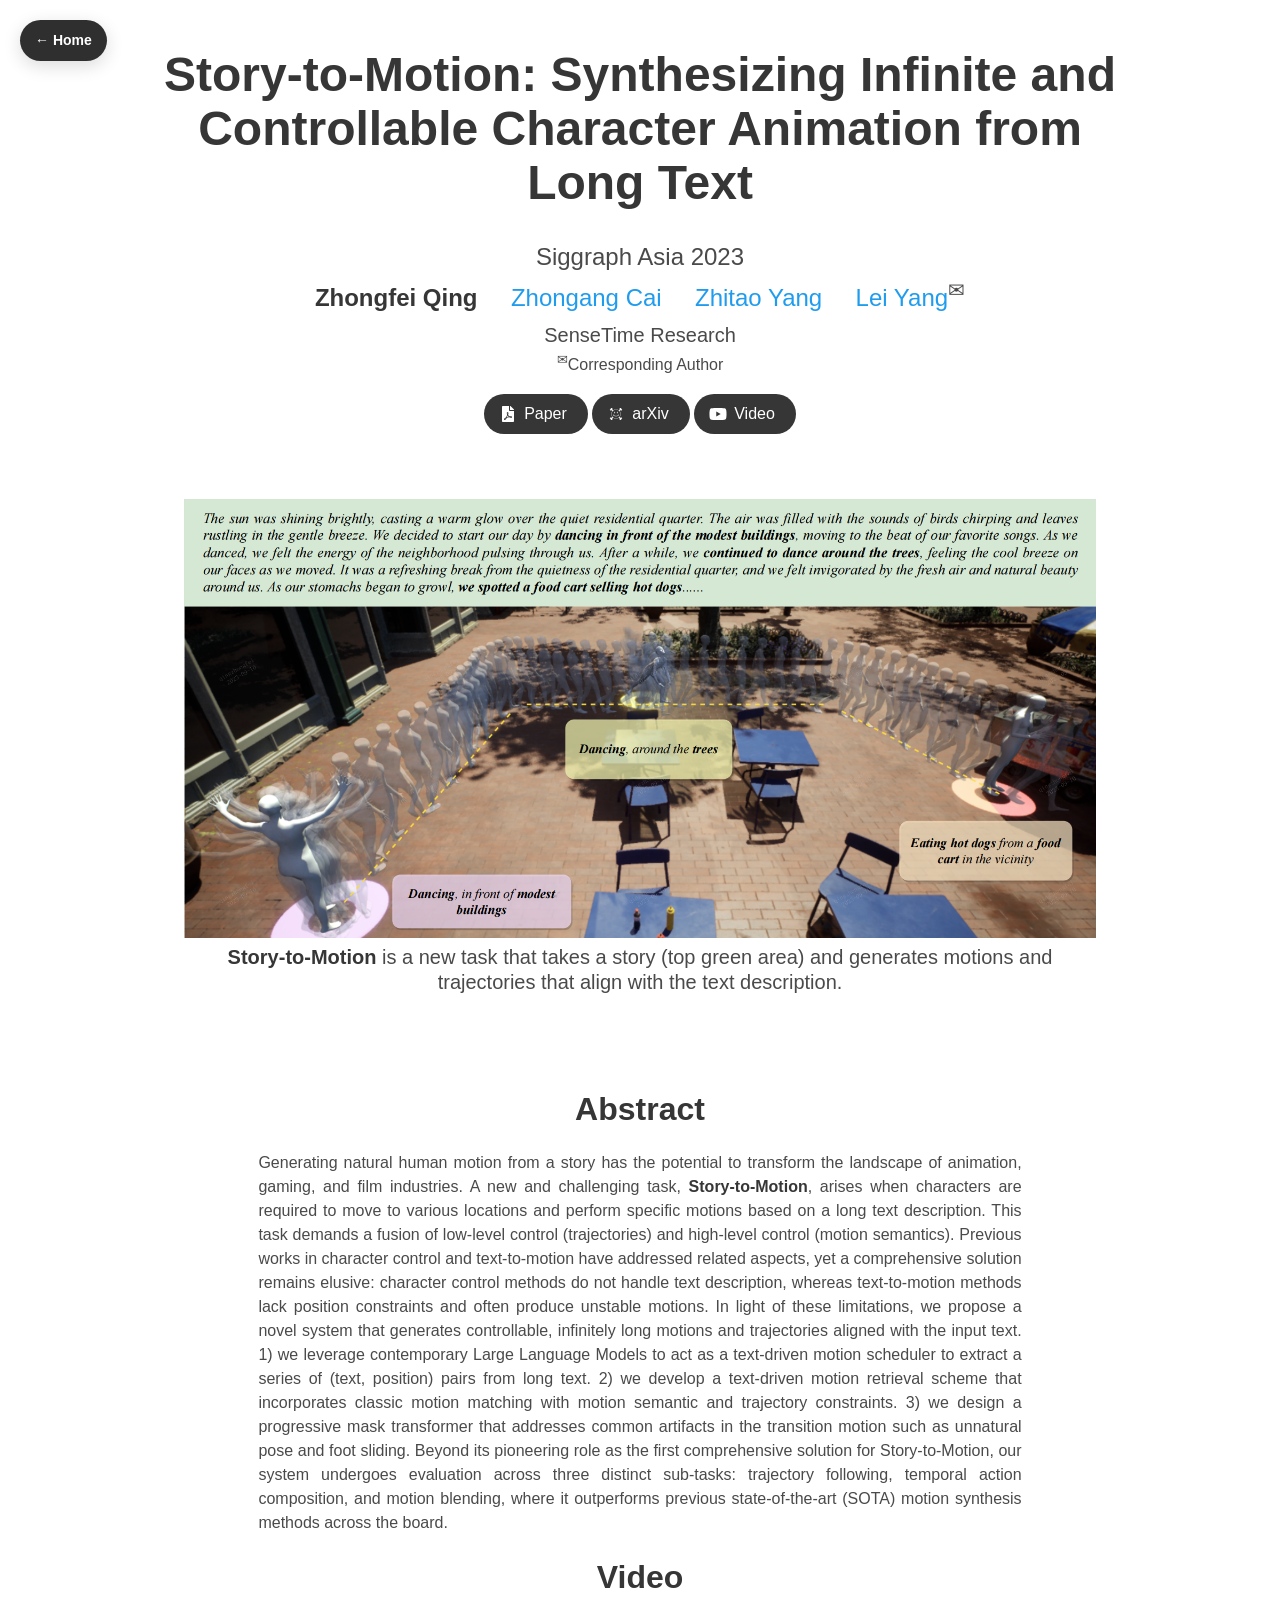
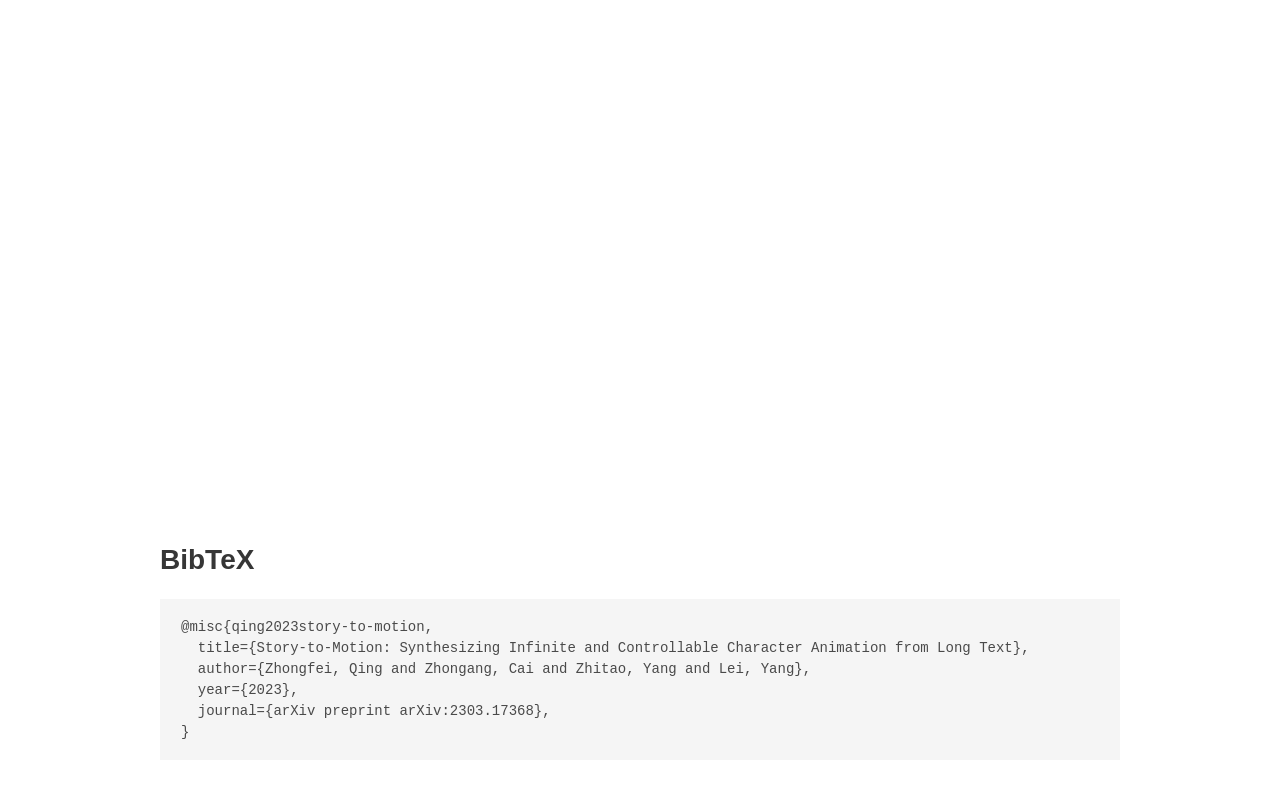
<file: projects/story-to-motion/index.html>
<!DOCTYPE html>
<html class="fontawesome-i2svg-active fontawesome-i2svg-complete">

<head>
  <meta http-equiv="Content-Type" content="text/html; charset=UTF-8">

  <meta name="description"
    content="Story-to-Motion: Synthesizing Infinite and Controllable Character Animation from Long Text">
  <meta name="keywords" content="SynBody">
  <meta name="viewport" content="width=device-width, initial-scale=1">
  <title>Story-to-Motion: Synthesizing Infinite and Controllable Character Animation from Long Text</title>

  <style type="text/css">
    svg:not(:root).svg-inline--fa {
      overflow: visible
    }

    .svg-inline--fa {
      display: inline-block;
      font-size: inherit;
      height: 1em;
      overflow: visible;
      vertical-align: -.125em
    }

    .svg-inline--fa.fa-lg {
      vertical-align: -.225em
    }

    .svg-inline--fa.fa-w-1 {
      width: .0625em
    }

    .svg-inline--fa.fa-w-2 {
      width: .125em
    }

    .svg-inline--fa.fa-w-3 {
      width: .1875em
    }

    .svg-inline--fa.fa-w-4 {
      width: .25em
    }

    .svg-inline--fa.fa-w-5 {
      width: .3125em
    }

    .svg-inline--fa.fa-w-6 {
      width: .375em
    }

    .svg-inline--fa.fa-w-7 {
      width: .4375em
    }

    .svg-inline--fa.fa-w-8 {
      width: .5em
    }

    .svg-inline--fa.fa-w-9 {
      width: .5625em
    }

    .svg-inline--fa.fa-w-10 {
      width: .625em
    }

    .svg-inline--fa.fa-w-11 {
      width: .6875em
    }

    .svg-inline--fa.fa-w-12 {
      width: .75em
    }

    .svg-inline--fa.fa-w-13 {
      width: .8125em
    }

    .svg-inline--fa.fa-w-14 {
      width: .875em
    }

    .svg-inline--fa.fa-w-15 {
      width: .9375em
    }

    .svg-inline--fa.fa-w-16 {
      width: 1em
    }

    .svg-inline--fa.fa-w-17 {
      width: 1.0625em
    }

    .svg-inline--fa.fa-w-18 {
      width: 1.125em
    }

    .svg-inline--fa.fa-w-19 {
      width: 1.1875em
    }

    .svg-inline--fa.fa-w-20 {
      width: 1.25em
    }

    .svg-inline--fa.fa-pull-left {
      margin-right: .3em;
      width: auto
    }

    .svg-inline--fa.fa-pull-right {
      margin-left: .3em;
      width: auto
    }

    .svg-inline--fa.fa-border {
      height: 1.5em
    }

    .svg-inline--fa.fa-li {
      width: 2em
    }

    .svg-inline--fa.fa-fw {
      width: 1.25em
    }

    .fa-layers svg.svg-inline--fa {
      bottom: 0;
      left: 0;
      margin: auto;
      position: absolute;
      right: 0;
      top: 0
    }

    .fa-layers {
      display: inline-block;
      height: 1em;
      position: relative;
      text-align: center;
      vertical-align: -.125em;
      width: 1em
    }

    .fa-layers svg.svg-inline--fa {
      -webkit-transform-origin: center center;
      transform-origin: center center
    }

    .fa-layers-counter,
    .fa-layers-text {
      display: inline-block;
      position: absolute;
      text-align: center
    }

    .fa-layers-text {
      left: 50%;
      top: 50%;
      -webkit-transform: translate(-50%, -50%);
      transform: translate(-50%, -50%);
      -webkit-transform-origin: center center;
      transform-origin: center center
    }

    .fa-layers-counter {
      background-color: #ff253a;
      border-radius: 1em;
      -webkit-box-sizing: border-box;
      box-sizing: border-box;
      color: #fff;
      height: 1.5em;
      line-height: 1;
      max-width: 5em;
      min-width: 1.5em;
      overflow: hidden;
      padding: .25em;
      right: 0;
      text-overflow: ellipsis;
      top: 0;
      -webkit-transform: scale(.25);
      transform: scale(.25);
      -webkit-transform-origin: top right;
      transform-origin: top right
    }

    .fa-layers-bottom-right {
      bottom: 0;
      right: 0;
      top: auto;
      -webkit-transform: scale(.25);
      transform: scale(.25);
      -webkit-transform-origin: bottom right;
      transform-origin: bottom right
    }

    .fa-layers-bottom-left {
      bottom: 0;
      left: 0;
      right: auto;
      top: auto;
      -webkit-transform: scale(.25);
      transform: scale(.25);
      -webkit-transform-origin: bottom left;
      transform-origin: bottom left
    }

    .fa-layers-top-right {
      right: 0;
      top: 0;
      -webkit-transform: scale(.25);
      transform: scale(.25);
      -webkit-transform-origin: top right;
      transform-origin: top right
    }

    .fa-layers-top-left {
      left: 0;
      right: auto;
      top: 0;
      -webkit-transform: scale(.25);
      transform: scale(.25);
      -webkit-transform-origin: top left;
      transform-origin: top left
    }

    .fa-lg {
      font-size: 1.3333333333em;
      line-height: .75em;
      vertical-align: -.0667em
    }

    .fa-xs {
      font-size: .75em
    }

    .fa-sm {
      font-size: .875em
    }

    .fa-1x {
      font-size: 1em
    }

    .fa-2x {
      font-size: 2em
    }

    .fa-3x {
      font-size: 3em
    }

    .fa-4x {
      font-size: 4em
    }

    .fa-5x {
      font-size: 5em
    }

    .fa-6x {
      font-size: 6em
    }

    .fa-7x {
      font-size: 7em
    }

    .fa-8x {
      font-size: 8em
    }

    .fa-9x {
      font-size: 9em
    }

    .fa-10x {
      font-size: 10em
    }

    .fa-fw {
      text-align: center;
      width: 1.25em
    }

    .fa-ul {
      list-style-type: none;
      margin-left: 2.5em;
      padding-left: 0
    }

    .fa-ul>li {
      position: relative
    }

    .fa-li {
      left: -2em;
      position: absolute;
      text-align: center;
      width: 2em;
      line-height: inherit
    }

    .fa-border {
      border: solid .08em #eee;
      border-radius: .1em;
      padding: .2em .25em .15em
    }

    .fa-pull-left {
      float: left
    }

    .fa-pull-right {
      float: right
    }

    .fa.fa-pull-left,
    .fab.fa-pull-left,
    .fal.fa-pull-left,
    .far.fa-pull-left,
    .fas.fa-pull-left {
      margin-right: .3em
    }

    .fa.fa-pull-right,
    .fab.fa-pull-right,
    .fal.fa-pull-right,
    .far.fa-pull-right,
    .fas.fa-pull-right {
      margin-left: .3em
    }

    .fa-spin {
      -webkit-animation: fa-spin 2s infinite linear;
      animation: fa-spin 2s infinite linear
    }

    .fa-pulse {
      -webkit-animation: fa-spin 1s infinite steps(8);
      animation: fa-spin 1s infinite steps(8)
    }

    @-webkit-keyframes fa-spin {
      0% {
        -webkit-transform: rotate(0);
        transform: rotate(0)
      }

      100% {
        -webkit-transform: rotate(360deg);
        transform: rotate(360deg)
      }
    }

    @keyframes fa-spin {
      0% {
        -webkit-transform: rotate(0);
        transform: rotate(0)
      }

      100% {
        -webkit-transform: rotate(360deg);
        transform: rotate(360deg)
      }
    }

    .fa-rotate-90 {
      -webkit-transform: rotate(90deg);
      transform: rotate(90deg)
    }

    .fa-rotate-180 {
      -webkit-transform: rotate(180deg);
      transform: rotate(180deg)
    }

    .fa-rotate-270 {
      -webkit-transform: rotate(270deg);
      transform: rotate(270deg)
    }

    .fa-flip-horizontal {
      -webkit-transform: scale(-1, 1);
      transform: scale(-1, 1)
    }

    .fa-flip-vertical {
      -webkit-transform: scale(1, -1);
      transform: scale(1, -1)
    }

    .fa-flip-both,
    .fa-flip-horizontal.fa-flip-vertical {
      -webkit-transform: scale(-1, -1);
      transform: scale(-1, -1)
    }

    :root .fa-flip-both,
    :root .fa-flip-horizontal,
    :root .fa-flip-vertical,
    :root .fa-rotate-180,
    :root .fa-rotate-270,
    :root .fa-rotate-90 {
      -webkit-filter: none;
      filter: none
    }

    .fa-stack {
      display: inline-block;
      height: 2em;
      position: relative;
      width: 2.5em
    }

    .fa-stack-1x,
    .fa-stack-2x {
      bottom: 0;
      left: 0;
      margin: auto;
      position: absolute;
      right: 0;
      top: 0
    }

    .svg-inline--fa.fa-stack-1x {
      height: 1em;
      width: 1.25em
    }

    .svg-inline--fa.fa-stack-2x {
      height: 2em;
      width: 2.5em
    }

    .fa-inverse {
      color: #fff
    }

    .sr-only {
      border: 0;
      clip: rect(0, 0, 0, 0);
      height: 1px;
      margin: -1px;
      overflow: hidden;
      padding: 0;
      position: absolute;
      width: 1px
    }

    .sr-only-focusable:active,
    .sr-only-focusable:focus {
      clip: auto;
      height: auto;
      margin: 0;
      overflow: visible;
      position: static;
      width: auto
    }

    .svg-inline--fa .fa-primary {
      fill: var(--fa-primary-color, currentColor);
      opacity: 1;
      opacity: var(--fa-primary-opacity, 1)
    }

    .svg-inline--fa .fa-secondary {
      fill: var(--fa-secondary-color, currentColor);
      opacity: .4;
      opacity: var(--fa-secondary-opacity, .4)
    }

    .svg-inline--fa.fa-swap-opacity .fa-primary {
      opacity: .4;
      opacity: var(--fa-secondary-opacity, .4)
    }

    .svg-inline--fa.fa-swap-opacity .fa-secondary {
      opacity: 1;
      opacity: var(--fa-primary-opacity, 1)
    }

    .svg-inline--fa mask .fa-primary,
    .svg-inline--fa mask .fa-secondary {
      fill: #000
    }

    .fad.fa-inverse {
      color: #fff
    }
  </style>

  <link rel="stylesheet" href="./style/bulma.min.css">
  <link rel="stylesheet" href="./style/bulma-carousel.min.css">
  <link rel="stylesheet" href="./style/bulma-slider.min.css">
  <link rel="stylesheet" href="./style/fontawesome.all.min.css">
  <link rel="stylesheet" href="./style/academicons.min.css">
  <link rel="stylesheet" href="./style/index.css">

  <style type="text/css">
    ._th-container ._th-item {
      margin-bottom: 3px;
      position: relative;
      width: 0;
      height: 0;
      cursor: pointer;
      opacity: .3;
      background-color: aquamarine;
      border-radius: 100%;
      text-align: center;
      line-height: 30px;
      -webkit-transition: all .35s;
      -o-transition: all .35s;
      transition: all .35s;
      right: 30px
    }

    ._th-container ._th-item,
    ._th-container ._th-click-hover,
    ._th_cover-all-show-times ._th_times {
      -webkit-box-shadow: -3px 4px 12px -5px black;
      box-shadow: -3px 4px 12px -5px black
    }

    ._th-container:hover ._th-item._item-x2 {
      margin-left: 18px;
      width: 40px;
      height: 40px;
      line-height: 40px
    }

    ._th-container:hover ._th-item._item-x-2 {
      margin-left: 17px;
      width: 38px;
      height: 38px;
      line-height: 38px
    }

    ._th-container:hover ._th-item._item-xx2 {
      width: 36px;
      height: 36px;
      margin-left: 16px;
      line-height: 36px
    }

    ._th-container:hover ._th-item._item-xx-2 {
      width: 32px;
      height: 32px;
      line-height: 32px;
      margin-left: 14px
    }

    ._th-container:hover ._th-item._item-reset {
      width: 30px;
      line-height: 30px;
      height: 30px;
      margin-left: 10px
    }

    ._th-click-hover {
      position: relative;
      -webkit-transition: all .5s;
      -o-transition: all .5s;
      transition: all .5s;
      height: 45px;
      width: 45px;
      cursor: pointer;
      opacity: .3;
      border-radius: 100%;
      background-color: aquamarine;
      text-align: center;
      line-height: 45px;
      right: 0
    }

    ._th-container:hover {
      left: -5px
    }

    ._th-container {
      font-size: 12px;
      -webkit-transition: all .5s;
      -o-transition: all .5s;
      transition: all .5s;
      left: -35px;
      top: 20%;
      position: fixed;
      -webkit-box-sizing: border-box;
      box-sizing: border-box;
      z-index: 100000;
      -webkit-user-select: none;
      -moz-user-select: none;
      -ms-user-select: none;
      user-select: none
    }

    ._th-container ._th-item:hover {
      opacity: .8;
      background-color: #5fb492;
      color: aliceblue
    }

    ._th-container ._th-item:active {
      opacity: .9;
      background-color: #1b3a26;
      color: aliceblue
    }

    ._th-container:hover ._th-click-hover {
      opacity: .8
    }

    ._th-container:hover ._th-item {
      opacity: .6;
      right: 0
    }

    ._th-container ._th-click-hover:hover {
      opacity: .8;
      background-color: #5fb492;
      color: aliceblue
    }

    ._th_cover-all-show-times {
      position: fixed;
      top: 0;
      right: 0;
      width: 100%;
      height: 100%;
      z-index: 99999;
      opacity: 1;
      font-weight: 900;
      font-size: 30px;
      color: #4f4f4f;
      background-color: rgba(0, 0, 0, 0.1)
    }

    ._th_cover-all-show-times._th_hidden {
      z-index: -99999;
      opacity: 0;
      -webkit-transition: 1s all;
      -o-transition: 1s all;
      transition: 1s all
    }

    ._th_cover-all-show-times ._th_times {
      width: 300px;
      height: 300px;
      border-radius: 50%;
      background-color: rgba(127, 255, 212, 0.51);
      text-align: center;
      line-height: 300px;
      position: absolute;
      top: 50%;
      right: 50%;
      margin-top: -150px;
      margin-right: -150px
    }
  </style>
</head>

<body data-new-gr-c-s-check-loaded="14.1102.0" data-gr-ext-installed="">
  <a class="home-link" href="../../" aria-label="Back to homepage">← Home</a>
  <section class="hero">
    <div class="hero-body">
      <div class="container is-max-desktop">
        <div class="columns is-centered">
          <div class="column has-text-centered">
            <h1 class="title is-1 publication-title">Story-to-Motion: Synthesizing Infinite and Controllable Character Animation from Long Text</h1>

            <div class="is-size-4 publication-authors">
              <span class="author-block"><sup></sup>Siggraph Asia 2023</span>
            </div>

            <div class="is-size-4 publication-authors">
              <span class="author-block">
                <strong>Zhongfei Qing</strong><sup></sup></span>&nbsp;&nbsp;&nbsp;&nbsp;
              <span class="author-block">
                <a href="https://caizhongang.github.io/">Zhongang Cai</a><sup></sup></span>&nbsp;&nbsp;&nbsp;&nbsp;
              <span class="author-block">
                <a href="https://github.com/Maoxie">Zhitao Yang</a><sup></sup></span>&nbsp;&nbsp;&nbsp;&nbsp;
              <span class="author-block">
                <a href="http://yanglei.me/">Lei Yang</a><sup>✉</sup></span>
              <br />
            </div>

            <div class="is-size-5 publication-authors">
              <span class="author-block"><sup></sup>SenseTime Research</span>
            </div>

            <div class="is-size-6 publication-authors">
              <span class="author-block"><sup>✉</sup>Corresponding Author</span>
            </div>

            <div class="column has-text-centered">
              <div class="publication-links">
                <!-- PDF Link. -->
                <span class="link-block">
                  <a href="https://arxiv.org/pdf/2303.17368.pdf"
                    class="external-link button is-normal is-rounded is-dark">
                    <span class="icon">
                      <svg class="svg-inline--fa fa-file-pdf fa-w-12" aria-hidden="true" focusable="false"
                        data-prefix="fas" data-icon="file-pdf" role="img" xmlns="http://www.w3.org/2000/svg"
                        viewBox="0 0 384 512" data-fa-i2svg="">
                        <path fill="currentColor"
                          d="M181.9 256.1c-5-16-4.9-46.9-2-46.9 8.4 0 7.6 36.9 2 46.9zm-1.7 47.2c-7.7 20.2-17.3 43.3-28.4 62.7 18.3-7 39-17.2 62.9-21.9-12.7-9.6-24.9-23.4-34.5-40.8zM86.1 428.1c0 .8 13.2-5.4 34.9-40.2-6.7 6.3-29.1 24.5-34.9 40.2zM248 160h136v328c0 13.3-10.7 24-24 24H24c-13.3 0-24-10.7-24-24V24C0 10.7 10.7 0 24 0h200v136c0 13.2 10.8 24 24 24zm-8 171.8c-20-12.2-33.3-29-42.7-53.8 4.5-18.5 11.6-46.6 6.2-64.2-4.7-29.4-42.4-26.5-47.8-6.8-5 18.3-.4 44.1 8.1 77-11.6 27.6-28.7 64.6-40.8 85.8-.1 0-.1.1-.2.1-27.1 13.9-73.6 44.5-54.5 68 5.6 6.9 16 10 21.5 10 17.9 0 35.7-18 61.1-61.8 25.8-8.5 54.1-19.1 79-23.2 21.7 11.8 47.1 19.5 64 19.5 29.2 0 31.2-32 19.7-43.4-13.9-13.6-54.3-9.7-73.6-7.2zM377 105L279 7c-4.5-4.5-10.6-7-17-7h-6v128h128v-6.1c0-6.3-2.5-12.4-7-16.9zm-74.1 255.3c4.1-2.7-2.5-11.9-42.8-9 37.1 15.8 42.8 9 42.8 9z">
                        </path>
                      </svg><!-- <i class="fas fa-file-pdf"></i> Font Awesome fontawesome.com -->
                    </span>
                    <span>Paper</span>
                  </a>
                </span>
                <span class="link-block">
                  <a href="https://arxiv.org/abs/2303.17368" class="external-link button is-normal is-rounded is-dark">
                    <span class="icon">
                      <i class="ai ai-arxiv"></i>
                    </span>
                    <span>arXiv</span>
                  </a>
                </span>
                <!-- Video Link. -->
                <span class="link-block">
                  <a href="https://www.youtube.com/watch?v=A2_NKE4tEwM" class="external-link button is-normal is-rounded is-dark">
                    <span class="icon">
                        <svg class="svg-inline--fa fa-youtube fa-w-18" aria-hidden="true" focusable="false" data-prefix="fab" data-icon="youtube" role="img" xmlns="http://www.w3.org/2000/svg" viewBox="0 0 576 512" data-fa-i2svg=""><path fill="currentColor" d="M549.655 124.083c-6.281-23.65-24.787-42.276-48.284-48.597C458.781 64 288 64 288 64S117.22 64 74.629 75.486c-23.497 6.322-42.003 24.947-48.284 48.597-11.412 42.867-11.412 132.305-11.412 132.305s0 89.438 11.412 132.305c6.281 23.65 24.787 41.5 48.284 47.821C117.22 448 288 448 288 448s170.78 0 213.371-11.486c23.497-6.321 42.003-24.171 48.284-47.821 11.412-42.867 11.412-132.305 11.412-132.305s0-89.438-11.412-132.305zm-317.51 213.508V175.185l142.739 81.205-142.739 81.201z"></path></svg><!-- <i class="fab fa-youtube"></i> Font Awesome fontawesome.com -->
                    </span>
                    <span>Video</span>
                  </a>
                </span>
              </div>
            </div>
          </div>
        </div>
      </div>
    </div>
  </section>

  <section class="hero teaser">
    <div class="container is-max-desktop">
      <div class="hero-body">
        <img src="./static/teaser.png" alt="teaser" class="teaser">
        <h2 class="subtitle has-text-centered">
          <strong>Story-to-Motion</strong> is a new task that takes a story (top green area) and generates motions and trajectories that align with the text description.
        </h2>
      </div>
    </div>
  </section>

  <section class="section">
    <div class="container is-max-desktop">
      <!-- Abstract. -->
      <div class="columns is-centered has-text-centered">
        <div class="column is-four-fifths">
          <h2 class="title is-3">Abstract</h2>
          <div class="content has-text-justified">
            Generating natural human motion from a story has the potential to transform the landscape of animation, gaming, and film industries.
            A new and challenging task, <strong>Story-to-Motion</strong>, arises when characters are required to move to various locations and perform specific motions based on a long text description.  This task demands a fusion of low-level control (trajectories) and high-level control (motion semantics).
            Previous works in character control and text-to-motion have addressed related aspects, yet a comprehensive solution remains elusive: character control methods do not handle text description, whereas text-to-motion methods lack position constraints and often produce unstable motions.
            In light of these limitations, we propose a novel system that generates controllable, infinitely long motions and trajectories aligned with the input text.
            1) we leverage contemporary Large Language Models to act as a text-driven motion scheduler to extract a series of (text, position) pairs from long text.
            2) we develop a text-driven motion retrieval scheme that incorporates classic motion matching with motion semantic and trajectory constraints.
            3) we design a progressive mask transformer that addresses common artifacts in the transition motion such as unnatural pose and foot sliding.
            Beyond its pioneering role as the first comprehensive solution for Story-to-Motion, our system undergoes evaluation across three distinct sub-tasks: trajectory following, temporal action composition, and motion blending, where it outperforms previous state-of-the-art (SOTA) motion synthesis methods across the board.
          </div>
        </div>
      </div>
      <!--/ Abstract. -->

      <!-- Paper video. -->
      <div class="columns is-centered has-text-centered">
        <div class="column is-four-fifths">
          <h2 class="title is-3">Video</h2>
          <div class="publication-video">
            <iframe src="https://www.youtube.com/embed/A2_NKE4tEwM?si=Kq4nVkrPt6q5eEhz" frameborder="0" allow="autoplay; encrypted-media"
              allowfullscreen=""></iframe>
          </div>
        </div>
      </div>
      <!--/ Paper video. -->


    </div>

  </section>



  <section class="section" id="BibTeX">
    <div class="container is-max-desktop content">
      <h2 class="title">BibTeX</h2>
      <pre><code>@misc{qing2023story-to-motion,
  title={Story-to-Motion: Synthesizing Infinite and Controllable Character Animation from Long Text},
  author={Zhongfei, Qing and Zhongang, Cai and Zhitao, Yang and Lei, Yang},
  year={2023},
  journal={arXiv preprint arXiv:2303.17368},
}</code></pre>
    </div>
  </section>
</body>
</file>
<file: assets/site.css>
:root {
  --text: #202124;
  --muted: #62676d;
  --link: #1f5f99;
  --line: #dedfe1;
  --soft: #f5f6f7;
  --page: #ffffff;
  --sans: -apple-system, BlinkMacSystemFont, "Segoe UI", "PingFang SC", "Microsoft YaHei", Arial, sans-serif;
  --serif: Georgia, "Times New Roman", "Songti SC", SimSun, serif;
}

* { box-sizing: border-box; }
html { scroll-behavior: smooth; }
body {
  margin: 0;
  color: var(--text);
  background: var(--page);
  font-family: var(--sans);
  font-size: 15px;
  line-height: 1.65;
  -webkit-font-smoothing: antialiased;
}
a { color: var(--link); }

.site-header,
main,
footer {
  width: min(960px, calc(100% - 40px));
  margin-inline: auto;
}

.site-header {
  min-height: 64px;
  display: flex;
  align-items: center;
  justify-content: flex-end;
  border-bottom: 1px solid var(--line);
}
nav { display: flex; align-items: center; gap: 24px; }
nav a {
  color: var(--muted);
  font-size: 13px;
  text-decoration: none;
}
nav a:hover { color: var(--link); }
.language-toggle {
  padding: 3px 9px;
  border: 1px solid #c8cbd0;
  border-radius: 3px;
  color: var(--muted);
  background: #fff;
  font: 500 12px var(--sans);
  cursor: pointer;
}
.language-toggle:hover { color: var(--link); border-color: var(--link); }

.hero {
  min-height: auto;
  padding: 72px 0 64px;
}
.eyebrow,
.kicker {
  margin: 0;
  color: var(--muted);
  font-size: 11px;
  font-weight: 600;
  letter-spacing: .08em;
  text-transform: uppercase;
}
.eyebrow { display: flex; align-items: center; gap: 9px; }
.eyebrow > span:first-child {
  flex: 0 0 20px;
  width: 20px;
  height: 1px;
  background: var(--muted);
}
.hero-grid {
  display: grid;
  grid-template-columns: minmax(0, 1.5fr) minmax(240px, .7fr);
  gap: 64px;
  align-items: start;
  margin-top: 20px;
}
h1 {
  margin: 0 0 20px;
  font-family: var(--serif);
  color: var(--muted);
  font-size: 30px;
  font-weight: 500;
  line-height: 1.1;
  letter-spacing: -.01em;
  white-space: nowrap;
}
h1 em { color: inherit; font-style: normal; font-weight: inherit; }
.chinese-name {
  color: var(--text);
  font-family: "Songti SC", "STSong", "SimSun", var(--serif);
  font-size: 36px;
  font-weight: 600;
  letter-spacing: .06em;
  vertical-align: baseline;
}
.english-name { margin-left: 16px; }
.intro {
  max-width: 610px;
  margin: 0;
  color: #41454a;
  font-size: 16px;
  line-height: 1.8;
}
.hero-links {
  display: flex;
  align-items: center;
  flex-wrap: wrap;
  gap: 20px;
  margin-top: 24px;
}
.primary-link,
.text-link,
.project-link {
  color: var(--link);
  font-size: 13px;
  font-weight: 500;
  text-decoration: none;
  border: 0;
  padding: 0;
}
.primary-link { display: inline-flex; gap: 6px; background: transparent; }
.primary-link:hover,
.text-link:hover,
.project-link:hover { text-decoration: underline; }

.research-note {
  margin-top: 4px;
  padding: 0;
  border: 0;
}
.note-label {
  margin: 0 0 10px;
  color: var(--muted);
  font-size: 11px;
  font-weight: 600;
  letter-spacing: .06em;
  text-transform: uppercase;
}
.research-note ul { margin: 0; padding: 0; list-style: none; }
.research-note li {
  padding: 5px 0;
  border: 0;
  color: #41454a;
  font-family: var(--sans);
  font-size: 14px;
}
.research-note li::before { content: "–"; margin-right: 8px; color: #9a9da1; }

.profile-facts {
  display: grid;
  grid-template-columns: 210px minmax(0, 1fr);
  gap: 42px;
  padding: 46px 0;
  border-top: 1px solid var(--line);
}
.fact-heading h2,
.section-heading h2 {
  margin: 5px 0 0;
  font-family: var(--serif);
  font-size: 27px;
  font-weight: 600;
  line-height: 1.2;
  letter-spacing: -.01em;
}
.fact-list { border-top: 1px solid var(--line); }
.fact-row {
  display: grid;
  grid-template-columns: 125px minmax(0, 1fr);
  gap: 20px;
  padding: 16px 0;
  border-bottom: 1px solid var(--line);
}
.fact-row p { margin: 0; color: var(--muted); font-size: 13px; }
.fact-row h3 { margin: 0 0 2px; font-size: 14px; font-weight: 600; }
.fact-year { padding-top: 1px; }
.education-row { background: #fafafa; }
.education-row > div { padding-right: 10px; }

.projects { padding: 52px 0 72px; border-top: 1px solid var(--line); }
.section-heading {
  display: grid;
  grid-template-columns: 210px minmax(0, 1fr);
  gap: 42px;
  align-items: end;
  margin-bottom: 30px;
}
.section-heading > p {
  max-width: 560px;
  margin: 0;
  color: var(--muted);
  font-size: 13px;
}

.project-grid {
  display: flex;
  flex-direction: column;
  border: 0;
}
.project-grid > [data-project-group="highlight"] { order: 0; }
.project-grid > [data-project="digital-life"] { order: 10; }
.project-grid > [data-project="story-to-motion"] { order: 20; }
.project-grid > [data-project="dragonmocap"] { order: 30; }
.project-grid > [data-project-group="other"] { order: 40; }
.project-grid > [data-project="lifesimworld"] { order: 50; }
.project-grid > [data-project="digital-human-livestream"] { order: 60; }
.project-grid > [data-project="reasoning-videos"] { order: 70; }
.project-grid > [data-project="synbody"] { order: 80; }
.project-grid > [data-project="multi-character-video"] { order: 90; }
.project-grid > [data-project="qq-speed-pet"] { order: 100; border-bottom: 1px solid var(--line); }
.project-grid > [data-project="monster-hunter-mocap"] { order: 110; }
.project-grid > [data-project="game-production-aigc"] { order: 120; }
.project-group-heading {
  order: 0;
  padding: 30px 0 8px;
  border-top: 1px solid var(--line);
}
.project-group-heading:first-child { border-top: 0; padding-top: 0; }
.project-group-heading .kicker { margin-bottom: 4px; }
.project-group-heading h3 {
  margin: 0;
  color: var(--ink);
  font-family: var(--serif);
  font-size: 18px;
  font-weight: 600;
}
.project-card,
.project-summary {
  min-height: 0;
  display: grid;
  grid-template-columns: 230px minmax(0, 1fr);
  column-gap: 28px;
  padding: 24px 0;
  border: 0;
  border-top: 1px solid var(--line);
  background: transparent;
}
.project-summary[hidden] { display: none; }
.project-grid > article:last-child { border-bottom: 1px solid var(--line); }

.project-media,
.summary-image {
  grid-column: 1;
  grid-row: 1 / span 8;
  width: 230px;
  height: 145px;
  min-height: 145px;
  margin: 0;
  overflow: hidden;
  border: 1px solid #e1e2e4;
  border-radius: 2px;
  background: var(--soft);
}
.project-media img,
.summary-image img {
  width: 100%;
  height: 100%;
  display: block;
  object-fit: cover;
  transition: none;
}
.summary-image img.media-contain {
  object-fit: contain;
  background: #000;
}
.project-media:hover img,
.project-summary:hover .summary-image img { transform: none; }
.view-project { display: none; }

.project-copy {
  grid-column: 2;
  display: flex;
  flex-direction: column;
  padding: 0;
}
.project-meta,
.summary-meta {
  grid-column: 2;
  display: flex;
  justify-content: flex-start;
  gap: 14px;
  margin-bottom: 5px;
  color: var(--muted);
  font-size: 10px;
  letter-spacing: .06em;
  text-transform: uppercase;
}
.project-meta span + span::before,
.summary-meta span + span::before { content: "·"; margin-right: 14px; }
.project-meta .accepted-label,
.summary-meta .accepted-label {
  color: var(--ink);
  font-weight: 700;
}
.project-copy h3,
.project-summary h3 {
  grid-column: 2;
  margin: 0 0 4px;
  font-family: var(--serif);
  font-size: 22px;
  font-weight: 600;
  line-height: 1.25;
  letter-spacing: 0;
}
.project-copy h3 a { color: var(--text); text-decoration: none; }
.project-copy h3 a:hover { color: var(--link); }
.project-copy p,
.project-summary > p {
  grid-column: 2;
  margin: 0 0 8px;
  color: var(--muted);
  font-size: 13px;
  line-height: 1.6;
}
.project-copy .project-subtitle,
.project-summary .summary-subtitle {
  color: #35393d;
  font-family: var(--sans);
  font-size: 13px;
  font-weight: 500;
  line-height: 1.5;
}
.project-copy .project-authors { margin-bottom: 8px; font-size: 12px; }
.project-copy .project-credit,
.project-summary > .project-credit {
  margin: 0 0 6px;
  color: #656b71;
  font-size: 10px;
  font-weight: 600;
  line-height: 1.4;
  letter-spacing: .035em;
  text-transform: uppercase;
}
.project-summary .summary-authors {
  margin-bottom: 8px;
  color: #555b61;
  font-size: 11px;
  line-height: 1.5;
}
.project-summary .full-author-list {
  font-size: 10.5px;
  line-height: 1.45;
}
.project-summary .author-note {
  margin: -4px 0 8px;
  color: #777d82;
  font-size: 10px;
  line-height: 1.4;
}
.project-actions {
  display: flex;
  gap: 18px;
  align-items: center;
  margin-top: 5px;
  padding: 0;
}
.project-link.subtle { color: var(--link); }

.tag-list {
  grid-column: 2;
  display: flex;
  flex-wrap: wrap;
  gap: 6px;
  margin: 3px 0 8px;
  padding: 0;
}
.tag-list span {
  padding: 2px 7px;
  border: 1px solid #d8dade;
  border-radius: 2px;
  color: var(--muted);
  background: #fafafa;
  font-size: 10px;
}
.project-summary > a {
  grid-column: 2;
  justify-self: start;
  color: var(--link);
  font-size: 12px;
  font-weight: 500;
  text-decoration: none;
  border: 0;
}
.project-summary > a:hover { text-decoration: underline; }
.project-details {
  grid-column: 2;
  margin: 4px 0 9px;
  padding-left: 17px;
  color: #4d5257;
  font-size: 12px;
  line-height: 1.55;
}
.project-details li { margin: 3px 0; }

.visual-placeholder {
  position: relative;
  display: flex;
  align-items: flex-end;
  padding: 13px;
  color: #555b61;
  background: #f0f1f2;
  font: 600 13px/1.15 var(--sans);
  letter-spacing: .02em;
}
.visual-placeholder::before,
.visual-placeholder::after { display: none; }
.visual-pet,
.visual-mocap,
.visual-video { background: linear-gradient(135deg, #f5f6f7, #e5e7e9); }

footer {
  min-height: 76px;
  display: flex;
  align-items: center;
  justify-content: space-between;
  border-top: 1px solid var(--line);
  color: var(--muted);
  font-size: 12px;
}
footer p { margin: 0; }
footer a { color: var(--muted); text-decoration: none; }
footer a:hover { color: var(--link); }

@media (max-width: 720px) {
  .site-header, main, footer { width: min(100% - 28px, 960px); }
  .site-header { min-height: 58px; }
  nav { gap: 14px; }
  nav a:nth-child(1) { display: none; }
  .hero { padding: 48px 0 42px; }
  .hero-grid,
  .profile-facts,
  .section-heading { grid-template-columns: 1fr; gap: 24px; }
  h1 { font-size: 26px; }
  .chinese-name { font-size: 32px; }
  .intro { font-size: 15px; }
  .research-note { margin-top: 4px; }
  .profile-facts { padding: 38px 0; }
  .fact-row { grid-template-columns: 110px minmax(0, 1fr); }
  .projects { padding-top: 42px; }
  .section-heading { margin-bottom: 24px; }
  .project-card,
  .project-summary {
    grid-template-columns: 118px minmax(0, 1fr);
    column-gap: 16px;
    padding: 20px 0;
  }
  .project-media,
  .summary-image {
    width: 118px;
    height: 84px;
    min-height: 84px;
  }
  .project-copy h3,
  .project-summary h3 { font-size: 19px; }
  .project-copy p,
  .project-summary > p { font-size: 12px; }
  .tag-list { display: none; }
  .project-details { font-size: 11px; }
}

@media (max-width: 480px) {
  h1 { font-size: 23px; }
  .chinese-name { font-size: 29px; }
  .english-name { margin-left: 10px; }
  .hero-links { gap: 14px; }
  .fact-row { grid-template-columns: 1fr; gap: 2px; }
  .project-card,
  .project-summary { grid-template-columns: 1fr; }
  .project-media,
  .summary-image {
    grid-column: 1;
    grid-row: auto;
    width: 100%;
    height: 160px;
    margin-bottom: 14px;
  }
  .project-copy,
  .project-meta,
  .summary-meta,
  .project-copy h3,
  .project-summary h3,
  .project-copy p,
  .project-summary > p,
  .tag-list,
  .project-details,
  .project-summary > a { grid-column: 1; }
}
</file>
<file: projects/story-to-motion/style/index.css>
body {
  font-family: 'Noto Sans', sans-serif;
}


.footer .icon-link {
  font-size: 25px;
  color: #000;
}

.link-block a {
  margin-top: 5px;
  margin-bottom: 5px;
}


.teaser .hero-body {
  padding-top: 0;
  padding-bottom: 3rem;
}

.teaser {
  font-family: 'Google Sans', sans-serif;
}

.publication-title {}

.publication-banner {
  max-height: parent;

}

.publication-banner video {
  position: relative;
  left: auto;
  top: auto;
  transform: none;
  object-fit: fit;
}

.publication-header .hero-body {}

.publication-title {
  font-family: 'Google Sans', sans-serif;
}

.publication-authors {
  font-family: 'Google Sans', sans-serif;
}

.publication-venue {
  color: #555;
  width: fit-content;
  font-weight: bold;
}

.publication-awards {
  color: #ff3860;
  width: fit-content;
  font-weight: bolder;
}

.publication-authors {}

.publication-authors a {
  color: hsl(204, 86%, 53%) !important;
}

.publication-authors a:hover {
  text-decoration: underline;
}

.author-block {
  display: inline-block;
}

.publication-banner img {}

.publication-authors {
  /*color: #4286f4;*/
}

.publication-video {
  position: relative;
  width: 100%;
  height: 0;
  padding-bottom: 56.25%;

  overflow: hidden;
  border-radius: 10px !important;
}

.publication-video iframe {
  position: absolute;
  top: 0;
  left: 0;
  width: 100%;
  height: 100%;
}

.publication-body img {}

.results-carousel {
  overflow: hidden;
}

.results-carousel .item {
  margin: 5px;
  overflow: hidden;
  border: 1px solid #bbb;
  border-radius: 10px;
  padding: 0;
  font-size: 0;
}

.results-carousel video {
  margin: 0;
}


.interpolation-panel {
  background: #f5f5f5;
  border-radius: 10px;
}

.interpolation-panel .interpolation-image {
  width: 100%;
  border-radius: 5px;
}

.interpolation-video-column {}

.interpolation-panel .slider {
  margin: 0 !important;
}

.interpolation-panel .slider {
  margin: 0 !important;
}

#interpolation-image-wrapper {
  width: 100%;
}

#interpolation-image-wrapper img {
  border-radius: 5px;
}
.home-link {
  position: fixed;
  top: 20px;
  left: 20px;
  z-index: 50;
  padding: 10px 15px;
  border-radius: 999px;
  color: #fff;
  background: rgba(25, 25, 25, .9);
  font-size: 14px;
  font-weight: 600;
  text-decoration: none;
  box-shadow: 0 5px 18px rgba(0, 0, 0, .14);
}

.home-link:hover {
  color: #fff;
  background: #111;
}
</file>
<file: projects/story-to-motion/style/academicons.min.css>
@font-face {
     font-family: 'Academicons';
     font-style: normal;
     font-weight: 400;
     font-display: block;
     src: url('../fonts/academicons.eot');
     src: url('../fonts/academicons.eot') format('embedded-opentype'), url('../fonts/academicons.ttf') format('truetype'), url('../fonts/academicons.woff') format('woff'), url('../fonts/academicons.svg') format('svg');
 }

 .ai {
     font-family: 'Academicons';
     font-weight: 400;
     -moz-osx-font-smoothing: grayscale;
     -webkit-font-smoothing: antialiased;
     display: inline-block;
     font-style: normal;
     font-variant: normal;
     text-rendering: auto;
     line-height: 1;
 }

 .ai-academia:before {
     content: "\e9af";
 }

 .ai-academia-square:before {
     content: "\e93d";
 }

 .ai-acclaim:before {
     content: "\e92e";
 }

 .ai-acclaim-square:before {
     content: "\e93a";
 }

 .ai-acm:before {
     content: "\e93c";
 }

 .ai-acm-square:before {
     content: "\e95d";
 }

 .ai-acmdl:before {
     content: "\e96a";
 }

 .ai-acmdl-square:before {
     content: "\e9d3";
 }

 .ai-ads:before {
     content: "\e9cb";
 }

 .ai-ads-square:before {
     content: "\e94a";
 }

 .ai-africarxiv:before {
     content: "\e91b";
 }

 .ai-africarxiv-square:before {
     content: "\e90b";
 }

 .ai-archive:before {
     content: "\e955";
 }

 .ai-archive-square:before {
     content: "\e956";
 }

 .ai-arxiv:before {
     content: "\e974";
 }

 .ai-arxiv-square:before {
     content: "\e9a6";
 }

 .ai-biorxiv:before {
     content: "\e9a2";
 }

 .ai-biorxiv-square:before {
     content: "\e98b";
 }

 .ai-ceur:before {
     content: "\e96d";
 }

 .ai-ceur-square:before {
     content: "\e92f";
 }

 .ai-ciencia-vitae:before {
     content: "\e912";
 }

 .ai-ciencia-vitae-square:before {
     content: "\e913";
 }

 .ai-clarivate:before {
     content: "\e924";
 }

 .ai-clarivate-square:before {
     content: "\e925";
 }

 .ai-closed-access:before {
     content: "\e942";
 }

 .ai-closed-access-square:before {
     content: "\e943";
 }

 .ai-conversation:before {
     content: "\e94c";
 }

 .ai-conversation-square:before {
     content: "\e915";
 }

 .ai-coursera:before {
     content: "\e95f";
 }

 .ai-coursera-square:before {
     content: "\e97f";
 }

 .ai-crossref:before {
     content: "\e918";
 }

 .ai-crossref-square:before {
     content: "\e919";
 }

 .ai-cv:before {
     content: "\e9a5";
 }

 .ai-cv-square:before {
     content: "\e90a";
 }

 .ai-datacite:before {
     content: "\e91c";
 }

 .ai-datacite-square:before {
     content: "\e91d";
 }

 .ai-dataverse:before {
     content: "\e9f7";
 }

 .ai-dataverse-square:before {
     content: "\e9e4";
 }

 .ai-dblp:before {
     content: "\e94f";
 }

 .ai-dblp-square:before {
     content: "\e93f";
 }

 .ai-depsy:before {
     content: "\e97a";
 }

 .ai-depsy-square:before {
     content: "\e94b";
 }

 .ai-doi:before {
     content: "\e97e";
 }

 .ai-doi-square:before {
     content: "\e98f";
 }

 .ai-dryad:before {
     content: "\e97c";
 }

 .ai-dryad-square:before {
     content: "\e98c";
 }

 .ai-elsevier:before {
     content: "\e961";
 }

 .ai-elsevier-square:before {
     content: "\e910";
 }

 .ai-figshare:before {
     content: "\e981";
 }

 .ai-figshare-square:before {
     content: "\e9e7";
 }

 .ai-google-scholar:before {
     content: "\e9d4";
 }

 .ai-google-scholar-square:before {
     content: "\e9f9";
 }

 .ai-hal:before {
     content: "\e92c";
 }

 .ai-hal-square:before {
     content: "\e92d";
 }

 .ai-hypothesis:before {
     content: "\e95a";
 }

 .ai-hypothesis-square:before {
     content: "\e95b";
 }

 .ai-ideas-repec:before {
     content: "\e9ed";
 }

 .ai-ideas-repec-square:before {
     content: "\e9f8";
 }

 .ai-ieee:before {
     content: "\e929";
 }

 .ai-ieee-square:before {
     content: "\e9b9";
 }

 .ai-impactstory:before {
     content: "\e9cf";
 }

 .ai-impactstory-square:before {
     content: "\e9aa";
 }

 .ai-inaturalist:before {
     content: "\e900";
 }

 .ai-inaturalist-square:before {
     content: "\e901";
 }

 .ai-inpn:before {
     content: "\e902";
 }

 .ai-inpn-square:before {
     content: "\e903";
 }

 .ai-inspire:before {
     content: "\e9e9";
 }

 .ai-inspire-square:before {
     content: "\e9fe";
 }

 .ai-isidore:before {
     content: "\e936";
 }

 .ai-isidore-square:before {
     content: "\e954";
 }

 .ai-jstor:before {
     content: "\e938";
 }

 .ai-jstor-square:before {
     content: "\e944";
 }

 .ai-lattes:before {
     content: "\e9b3";
 }

 .ai-lattes-square:before {
     content: "\e99c";
 }

 .ai-mathoverflow:before {
     content: "\e9f6";
 }

 .ai-mathoverflow-square:before {
     content: "\e97b";
 }

 .ai-mendeley:before {
     content: "\e9f0";
 }

 .ai-mendeley-square:before {
     content: "\e9f3";
 }

 .ai-moodle:before {
     content: "\e907";
 }

 .ai-moodle-square:before {
     content: "\e908";
 }

 .ai-mtmt:before {
     content: "\e950";
 }

 .ai-mtmt-square:before {
     content: "\e951";
 }

 .ai-nakala:before {
     content: "\e940";
 }

 .ai-nakala-square:before {
     content: "\e941";
 }

 .ai-obp:before {
     content: "\e92a";
 }

 .ai-obp-square:before {
     content: "\e92b";
 }

 .ai-open-access:before {
     content: "\e939";
 }

 .ai-open-access-square:before {
     content: "\e9f4";
 }

 .ai-open-data:before {
     content: "\e966";
 }

 .ai-open-data-square:before {
     content: "\e967";
 }

 .ai-open-materials:before {
     content: "\e968";
 }

 .ai-open-materials-square:before {
     content: "\e969";
 }

 .ai-openedition:before {
     content: "\e946";
 }

 .ai-openedition-square:before {
     content: "\e947";
 }

 .ai-orcid:before {
     content: "\e9d9";
 }

 .ai-orcid-square:before {
     content: "\e9c3";
 }

 .ai-osf:before {
     content: "\e9ef";
 }

 .ai-osf-square:before {
     content: "\e931";
 }

 .ai-overleaf:before {
     content: "\e914";
 }

 .ai-overleaf-square:before {
     content: "\e98d";
 }

 .ai-philpapers:before {
     content: "\e98a";
 }

 .ai-philpapers-square:before {
     content: "\e96f";
 }

 .ai-piazza:before {
     content: "\e99a";
 }

 .ai-piazza-square:before {
     content: "\e90c";
 }

 .ai-preregistered:before {
     content: "\e906";
 }

 .ai-preregistered-square:before {
     content: "\e96b";
 }

 .ai-protocols:before {
     content: "\e952";
 }

 .ai-protocols-square:before {
     content: "\e953";
 }

 .ai-psyarxiv:before {
     content: "\e90e";
 }

 .ai-psyarxiv-square:before {
     content: "\e90f";
 }

 .ai-publons:before {
     content: "\e937";
 }

 .ai-publons-square:before {
     content: "\e94e";
 }

 .ai-pubmed:before {
     content: "\e99f";
 }

 .ai-pubmed-square:before {
     content: "\e97d";
 }

 .ai-pubpeer:before {
     content: "\e922";
 }

 .ai-pubpeer-square:before {
     content: "\e923";
 }

 .ai-researcherid:before {
     content: "\e91a";
 }

 .ai-researcherid-square:before {
     content: "\e95c";
 }

 .ai-researchgate:before {
     content: "\e95e";
 }

 .ai-researchgate-square:before {
     content: "\e99e";
 }

 .ai-ror:before {
     content: "\e948";
 }

 .ai-ror-square:before {
     content: "\e949";
 }

 .ai-sci-hub:before {
     content: "\e959";
 }

 .ai-sci-hub-square:before {
     content: "\e905";
 }

 .ai-scirate:before {
     content: "\e98e";
 }

 .ai-scirate-square:before {
     content: "\e99d";
 }

 .ai-scopus:before {
     content: "\e91e";
 }

 .ai-scopus-square:before {
     content: "\e91f";
 }

 .ai-semantic-scholar:before {
     content: "\e96e";
 }

 .ai-semantic-scholar-square:before {
     content: "\e96c";
 }

 .ai-springer:before {
     content: "\e928";
 }

 .ai-springer-square:before {
     content: "\e99b";
 }

 .ai-ssrn:before {
     content: "\e916";
 }

 .ai-ssrn-square:before {
     content: "\e917";
 }

 .ai-stackoverflow:before {
     content: "\e920";
 }

 .ai-stackoverflow-square:before {
     content: "\e921";
 }

 .ai-zenodo:before {
     content: "\e911";
 }

 .ai-zotero:before {
     content: "\e962";
 }

 .ai-zotero-square:before {
     content: "\e932";
 }

 .ai-lg {
     font-size: 1.33333em;
     line-height: 0.75em;
     vertical-align: -.0667em;
 }

 .ai-xs {
     font-size: .75em;
 }

 .ai-sm {
     font-size: .875em;
 }

 .ai-1x {
     font-size: 1em;
 }

 .ai-2x {
     font-size: 2em;
 }

 .ai-3x {
     font-size: 3em;
 }

 .ai-4x {
     font-size: 4em;
 }

 .ai-5x {
     font-size: 5em;
 }

 .ai-6x {
     font-size: 6em;
 }

 .ai-7x {
     font-size: 7em;
 }

 .ai-8x {
     font-size: 8em;
 }

 .ai-9x {
     font-size: 9em;
 }

 .ai-10x {
     font-size: 10em;
 }

 .ai-fw {
     text-align: center;
     width: 1.25em;
 }

 .ai-ul {
     list-style-type: none;
     margin-left: 2.5em;
     padding-left: 0;
 }

 .ai-ul>li {
     position: relative;
 }

 .ai-li {
     left: -2em;
     position: absolute;
     text-align: center;
     width: 2em;
     line-height: inherit;
 }

 .ai-border {
     border: solid 0.08em #eee;
     border-radius: .1em;
     padding: .2em .25em .15em;
 }

 .ai-pull-left {
     float: left;
 }

 .ai-pull-right {
     float: right;
 }

 .ai.ai-pull-left {
     margin-right: .3em;
 }

 .ai.ai-pull-right {
     margin-right: .3em;
 }

 .ai-stack {
     display: inline-block;
     height: 2em;
     line-height: 2em;
     position: relative;
     vertical-align: middle;
     width: 2.5em;
 }

 .ai-stack-1x,
 .ai-stack-2x {
     left: 0;
     position: absolute;
     text-align: center;
     width: 100%;
 }

 .ai-stack-1x {
     line-height: inherit;
 }

 .ai-stack-2x {
     font-size: 2em;
 }

 .ai-inverse {
     color: #fff;
 }
</file>
